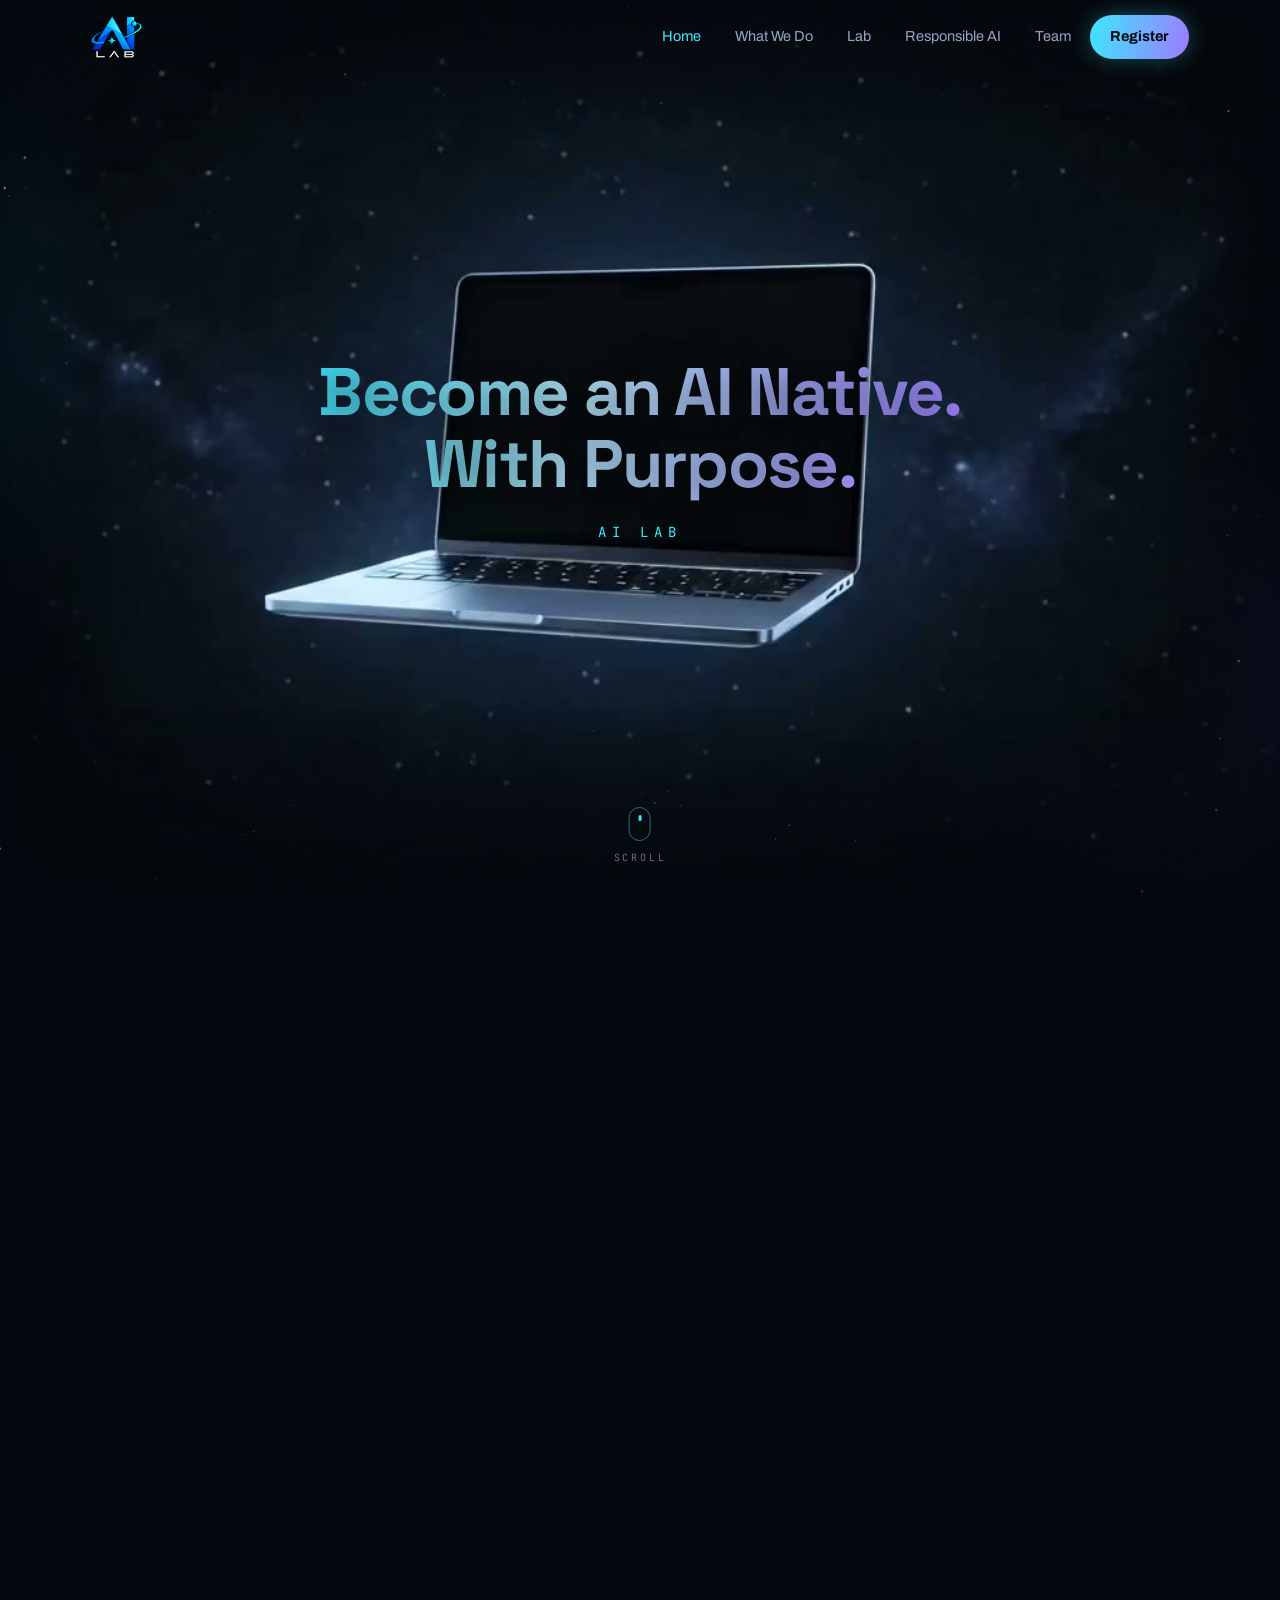
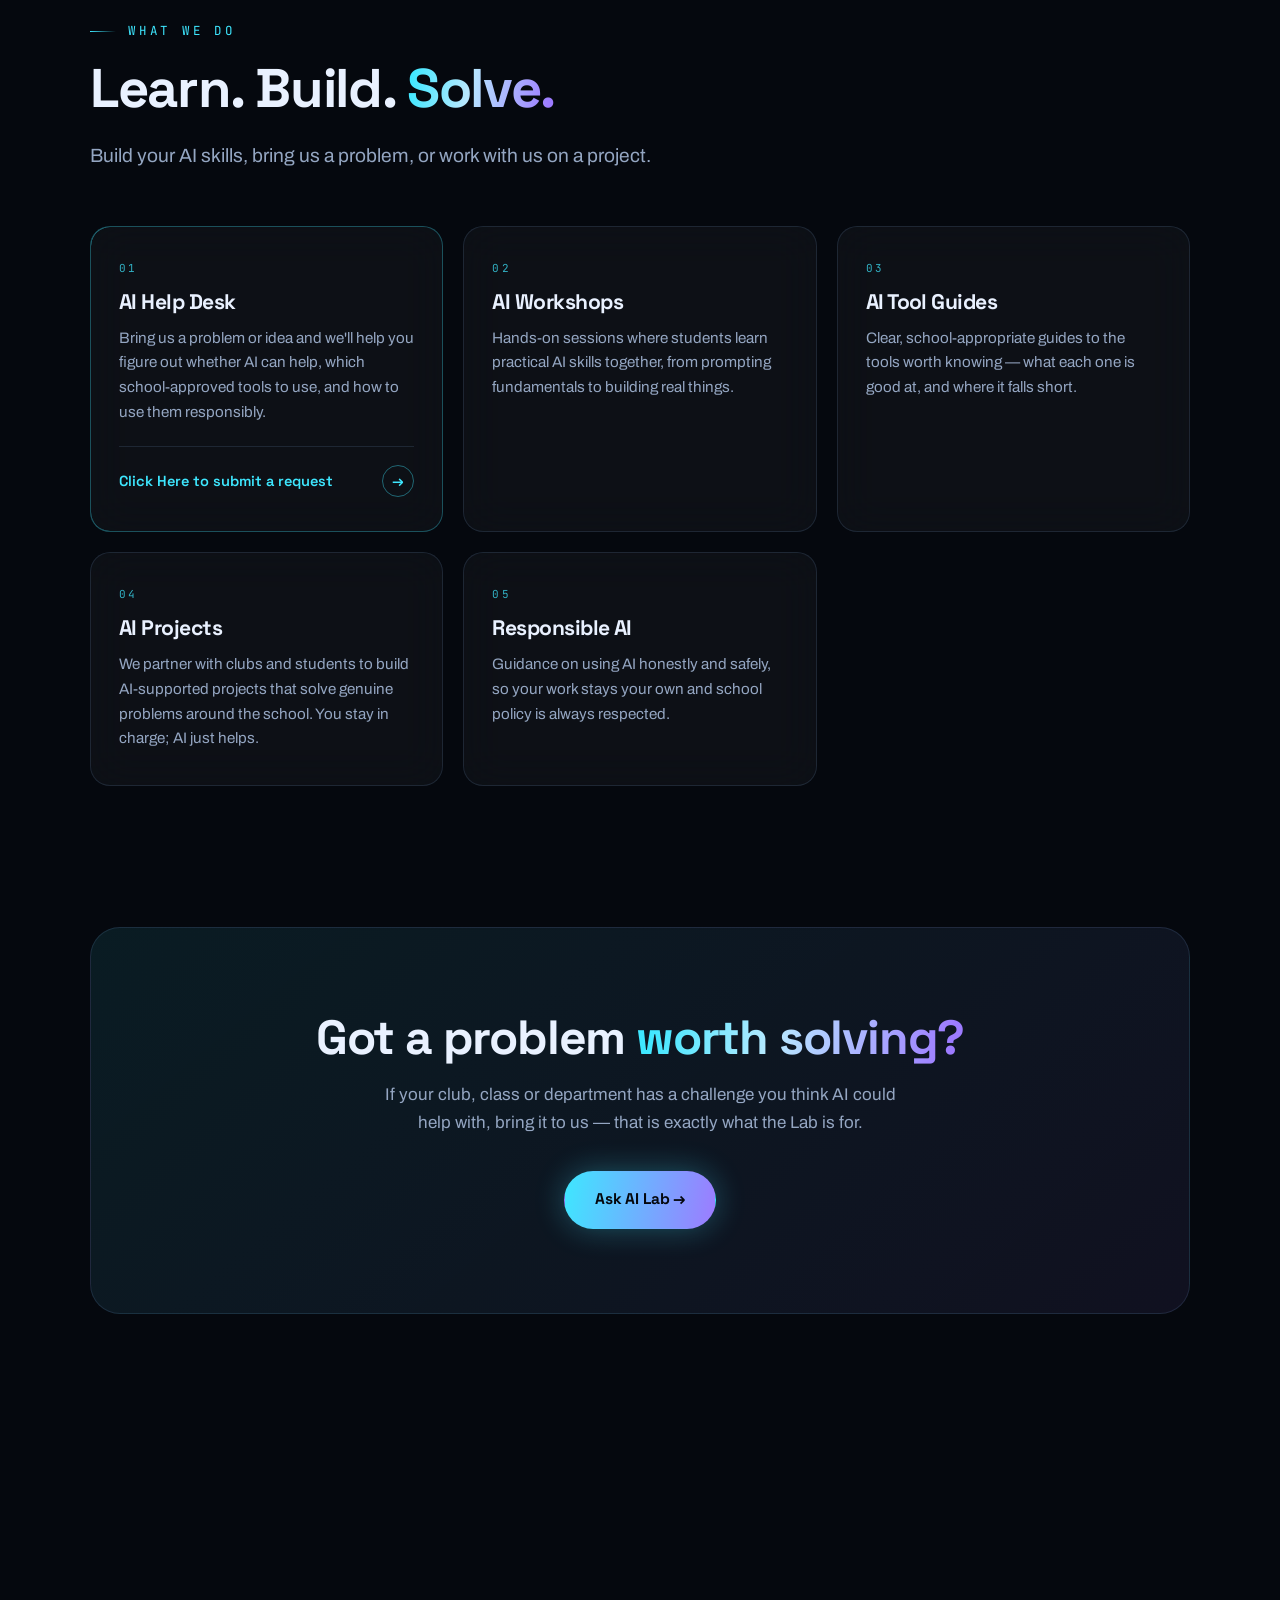
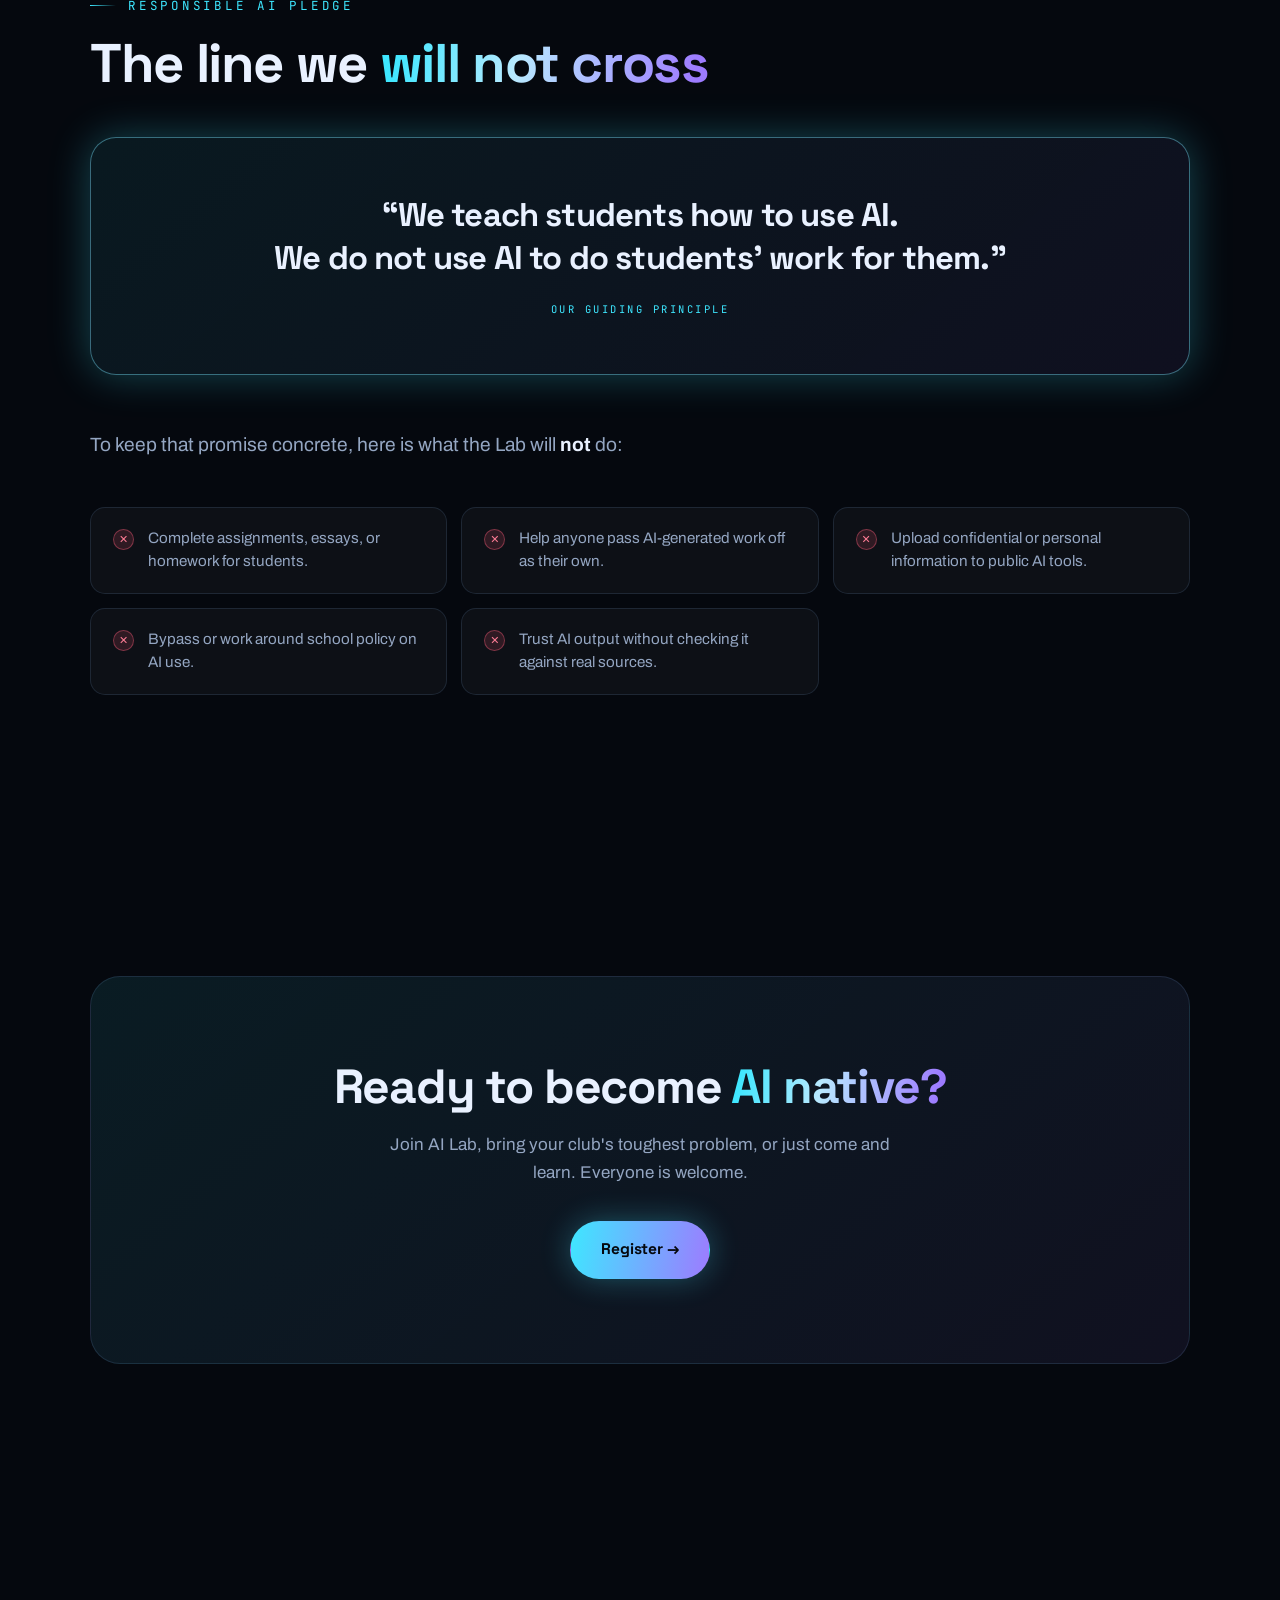
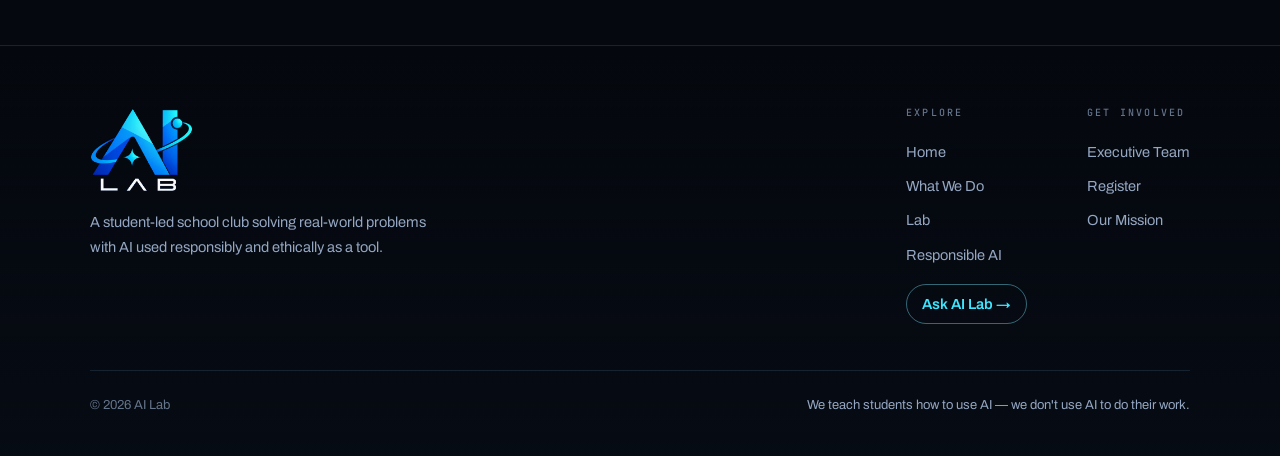
<file: index.html>
<!DOCTYPE html>
<html lang="en">
<head>
<meta charset="UTF-8">
<meta name="viewport" content="width=device-width, initial-scale=1">
<title>AI Lab — Become an AI Native. With Purpose.</title>
<meta name="description" content="AI Lab is a student-led school club solving real-world problems with AI used responsibly and ethically as a tool.">

<link rel="preconnect" href="https://fonts.googleapis.com">
<link rel="preconnect" href="https://fonts.gstatic.com" crossorigin>
<link href="https://fonts.googleapis.com/css2?family=Space+Grotesk:wght@500;600;700&family=Archivo:wght@400;500;600&family=JetBrains+Mono:wght@400;500&display=swap" rel="stylesheet">
<link rel="stylesheet" href="assets/css/site.css">
<link rel="icon" type="image/png" href="assets/img/ai-lab-logo.png">
</head>
<body>

<!-- ===================== LOADER ===================== -->
<div id="loader">
  <div class="l-brand grad-text">AI Lab</div>
  <div class="l-bar"><div class="l-fill"></div></div>
  <div class="l-pct">0%</div>
</div>

<!-- ===================== BACKGROUND LAYERS ===================== -->
<canvas id="starscape"></canvas>
<div class="orb orb-a"></div>
<div class="orb orb-b"></div>
<div id="scroll-progress"></div>

<!-- ===================== NAVBAR (identical on every page) ===================== -->
<header class="nav">
  <div class="nav-inner">
    <a class="brand" href="index.html">
      <img class="brand-logo" src="assets/img/ai-lab-logo.png" alt="AI Lab logo">
    </a>

    <button class="nav-toggle" aria-label="Toggle menu" aria-expanded="false"><span></span></button>

    <nav class="nav-links">
      <a href="index.html">Home</a>
      <a href="index.html#what-we-do">What We Do</a>
      <a href="lab.html">Lab</a>
      <a href="index.html#responsible">Responsible AI</a>
      <a href="team.html">Team</a>
      <a href="https://docs.google.com/forms/d/e/1FAIpQLSfarKDKsU8TF9NvpvPKITUfvw83k_aw-3YRcF2ZeyTbocZpRg/viewform?usp=publish-editor" target="_blank" rel="noopener" class="nav-cta">Register</a>
    </nav>
  </div>
</header>

<main class="page">

  <!-- ===================== HERO: SCROLL-DRIVEN ANIMATION =====================
       The stage below is intentionally transparent — the page background shows
       straight through it, and both canvases are feathered at their edges, so
       the animation dissolves into the page with no box, border or hard edge.
  -->
  <section class="hero-scroll" id="top">
    <!-- Scroll target for "Our Mission" links: sits where the mission types out -->
    <div id="mission" class="hero-anchor" aria-hidden="true"></div>
    <div class="hero-stage">
      <canvas id="frameCanvas"></canvas>
      <canvas id="netCanvas"></canvas>

      <!-- Opening scene: slogan in front of the floating monitor -->
      <div class="hero-slogan">
        <h1 class="grad-text">Become an AI Native. With Purpose.</h1>
        <div class="sub">AI Lab</div>
      </div>

      <!-- Revealed once the camera is inside the screen.
           Each block types out in order; the copy is in data-text. -->
      <div class="hero-typed">
        <h2 class="typed-line mission-title" data-text="OUR MISSION"></h2>
        <p class="typed-line mission-tagline" data-text="Learn AI. Solve real problems. Create impact."></p>
        <p class="typed-line mission-body" data-text="AI Lab builds practical AI skills through student-led service projects. We work with clubs, organisations, and the community to identify real needs, decide where AI can help, take action, and measure the impact."></p>
      </div>

      <div class="scroll-hint">
        <span class="mouse"></span>
        <span>Scroll</span>
      </div>
    </div>
  </section>

  <!-- ===================== WHAT WE DO ===================== -->
  <section class="section" id="what-we-do">
    <div class="wrap">
      <p class="eyebrow reveal">What We Do</p>
      <h2 class="section-title reveal" data-delay="60">Learn. Build. <span class="grad-text">Solve.</span></h2>
      <p class="lead reveal" data-delay="120">
        Build your AI skills, bring us a problem, or work with us on a project.
      </p>

      <div class="card-grid">
        <!-- The Help Desk card links to the Ask AI Lab form -->
        <a class="card card-link reveal" href="https://forms.gle/DnHSpH2Vd8dJjPWi8" target="_blank" rel="noopener">
          <div class="card-num">01</div>
          <h3>AI Help Desk</h3>
          <p>Bring us a problem or idea and we'll help you figure out whether AI can help, which school-approved tools to use, and how to use them responsibly.</p>
          <span class="card-cta">Click Here to submit a request <span class="arrow" aria-hidden="true">→</span></span>
        </a>

        <article class="card reveal" data-delay="70">
          <div class="card-num">02</div>
          <h3>AI Workshops</h3>
          <p>Hands-on sessions where students learn practical AI skills together, from prompting fundamentals to building real things.</p>
        </article>

        <article class="card reveal" data-delay="140">
          <div class="card-num">03</div>
          <h3>AI Tool Guides</h3>
          <p>Clear, school-appropriate guides to the tools worth knowing — what each one is good at, and where it falls short.</p>
        </article>

        <article class="card reveal" data-delay="210">
          <div class="card-num">04</div>
          <h3>AI Projects</h3>
          <p>We partner with clubs and students to build AI-supported projects that solve genuine problems around the school. You stay in charge; AI just helps.</p>
        </article>

        <article class="card reveal" data-delay="280">
          <div class="card-num">05</div>
          <h3>Responsible AI</h3>
          <p>Guidance on using AI honestly and safely, so your work stays your own and school policy is always respected.</p>
        </article>
      </div>
    </div>
  </section>

  <!-- ===================== ASK AI LAB ===================== -->
  <section class="section" id="ask" style="padding-top:0;">
    <div class="wrap">
      <div class="cta-band reveal">
        <h2>Got a problem <span class="grad-text">worth solving?</span></h2>
        <p>If your club, class or department has a challenge you think AI could help with, bring it to us — that is exactly what the Lab is for.</p>
        <a class="btn btn-primary" href="https://forms.gle/DnHSpH2Vd8dJjPWi8" target="_blank" rel="noopener">Ask AI Lab →</a>
      </div>
    </div>
  </section>

  <!-- ===================== RESPONSIBLE AI PLEDGE ===================== -->
  <section class="section" id="responsible">
    <div class="wrap">
      <p class="eyebrow reveal">Responsible AI Pledge</p>
      <h2 class="section-title reveal" data-delay="60">The line we <span class="grad-text">will not cross</span></h2>

      <div class="pledge-quote reveal" data-delay="120" style="margin-top:44px;">
        <p>“We teach students how to use AI.<br>We do not use AI to do students' work for them.”</p>
        <div class="attrib">Our guiding principle</div>
      </div>

      <p class="lead reveal" data-delay="60" style="margin-top:54px;">
        To keep that promise concrete, here is what the Lab will <strong style="color:var(--text)">not</strong> do:
      </p>

      <ul class="nope-list">
        <li class="reveal"><span class="x">✕</span><span>Complete assignments, essays, or homework for students.</span></li>
        <li class="reveal" data-delay="60"><span class="x">✕</span><span>Help anyone pass AI-generated work off as their own.</span></li>
        <li class="reveal" data-delay="120"><span class="x">✕</span><span>Upload confidential or personal information to public AI tools.</span></li>
        <li class="reveal" data-delay="180"><span class="x">✕</span><span>Bypass or work around school policy on AI use.</span></li>
        <li class="reveal" data-delay="240"><span class="x">✕</span><span>Trust AI output without checking it against real sources.</span></li>
      </ul>
    </div>
  </section>

  <!-- ===================== CTA ===================== -->
  <section class="section" id="join">
    <div class="wrap">
      <div class="cta-band reveal">
        <h2>Ready to become <span class="grad-text">AI native?</span></h2>
        <p>Join AI Lab, bring your club's toughest problem, or just come and learn. Everyone is welcome.</p>
        <a class="btn btn-primary" href="https://docs.google.com/forms/d/e/1FAIpQLSfarKDKsU8TF9NvpvPKITUfvw83k_aw-3YRcF2ZeyTbocZpRg/viewform?usp=publish-editor" target="_blank" rel="noopener">Register →</a>
      </div>
    </div>
  </section>

</main>

<!-- ===================== FOOTER (identical on every page) ===================== -->
<footer class="footer">
  <div class="wrap">
    <div class="footer-top">
      <div class="footer-brand">
        <div class="footer-logos">
          <img class="footer-logo" src="assets/img/ai-lab-logo.png" alt="AI Lab logo">
        </div>
        <p>A student-led school club solving real-world problems with AI used responsibly and ethically as a tool.</p>
      </div>

      <div class="footer-cols">
        <div class="footer-col">
          <h4>Explore</h4>
          <a href="index.html">Home</a>
          <a href="index.html#what-we-do">What We Do</a>
          <a href="lab.html">Lab</a>
          <a href="index.html#responsible">Responsible AI</a>
          <a class="footer-ask" href="https://forms.gle/DnHSpH2Vd8dJjPWi8" target="_blank" rel="noopener">Ask AI Lab →</a>
        </div>
        <div class="footer-col">
          <h4>Get Involved</h4>
          <a href="team.html">Executive Team</a>
          <a href="https://docs.google.com/forms/d/e/1FAIpQLSfarKDKsU8TF9NvpvPKITUfvw83k_aw-3YRcF2ZeyTbocZpRg/viewform?usp=publish-editor" target="_blank" rel="noopener">Register</a>
          <a href="index.html#mission">Our Mission</a>
        </div>
      </div>
    </div>

    <div class="footer-bottom">
      <span>© 2026 AI Lab</span>
      <span class="principle">We teach students how to use AI — we don't use AI to do their work.</span>
    </div>
  </div>
</footer>

<script src="assets/js/site.js"></script>
<script src="assets/js/hero.js"></script>
</body>
</html>
</file>
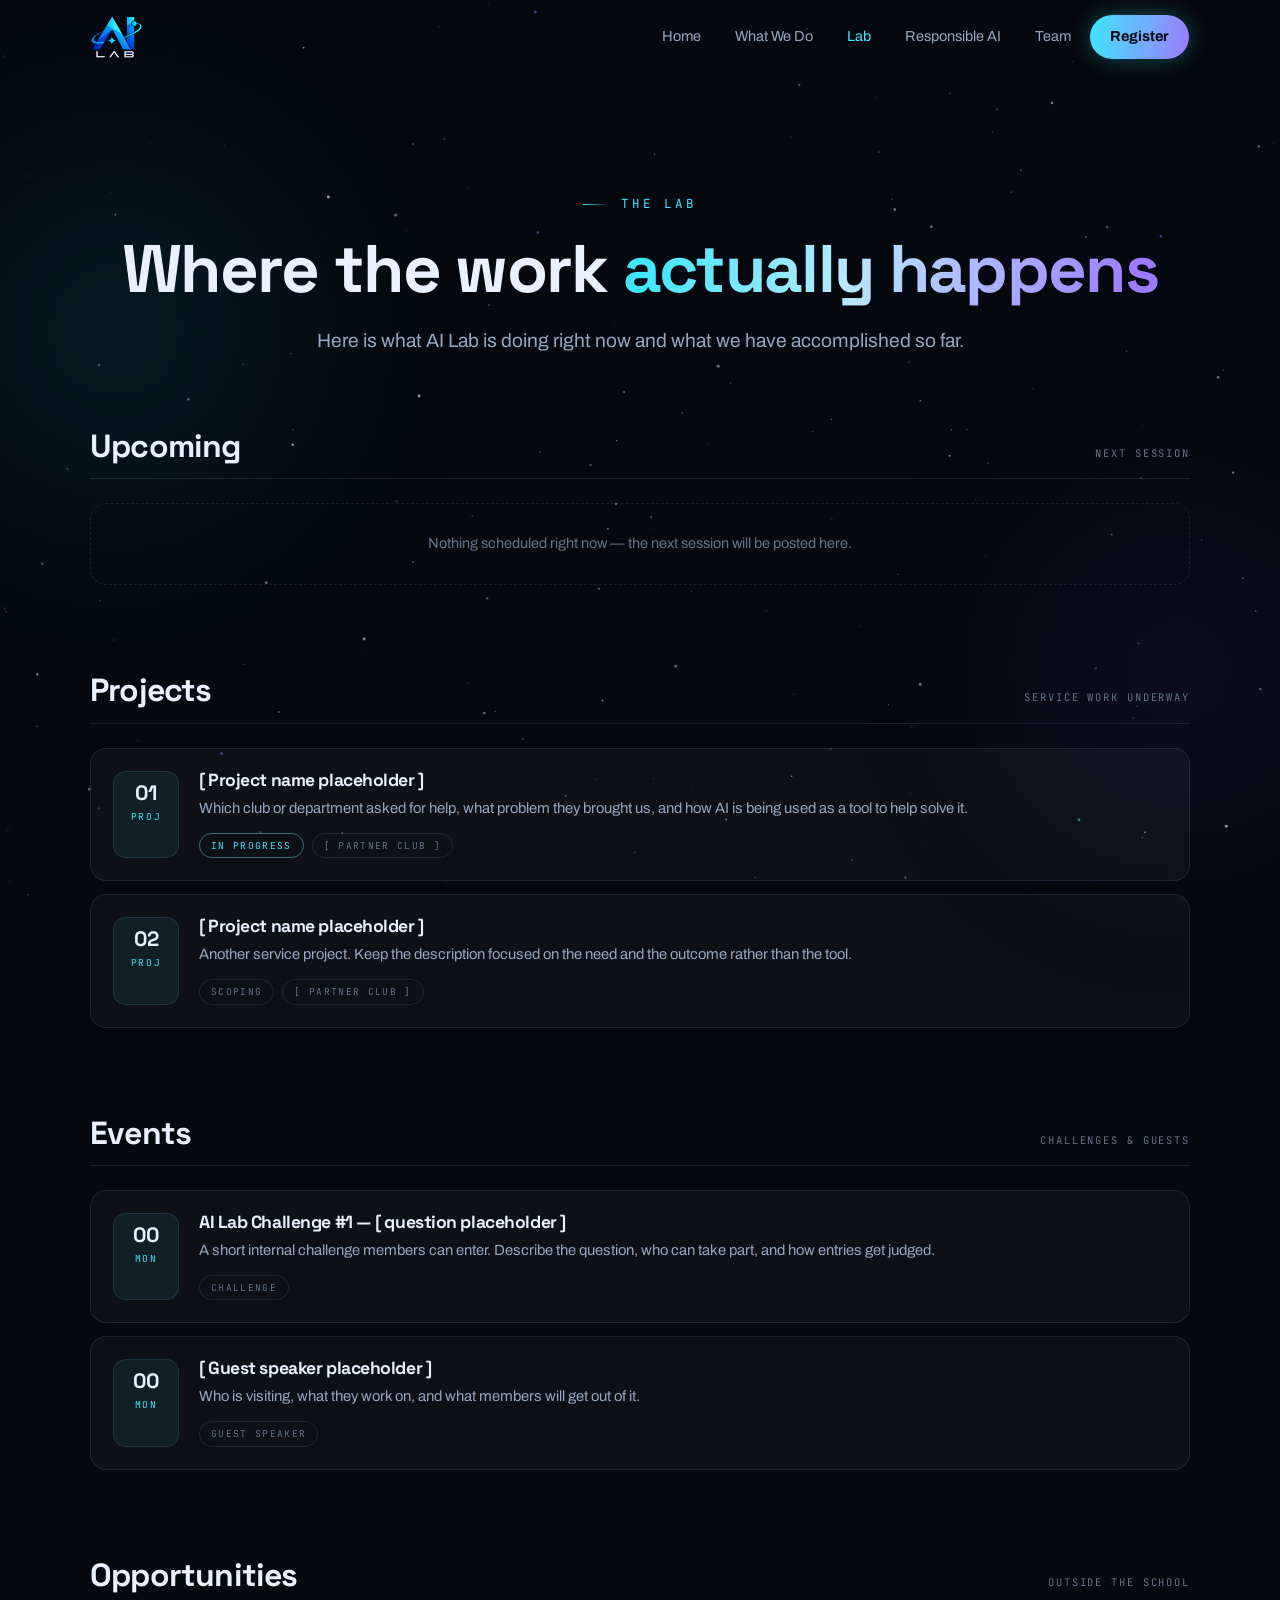
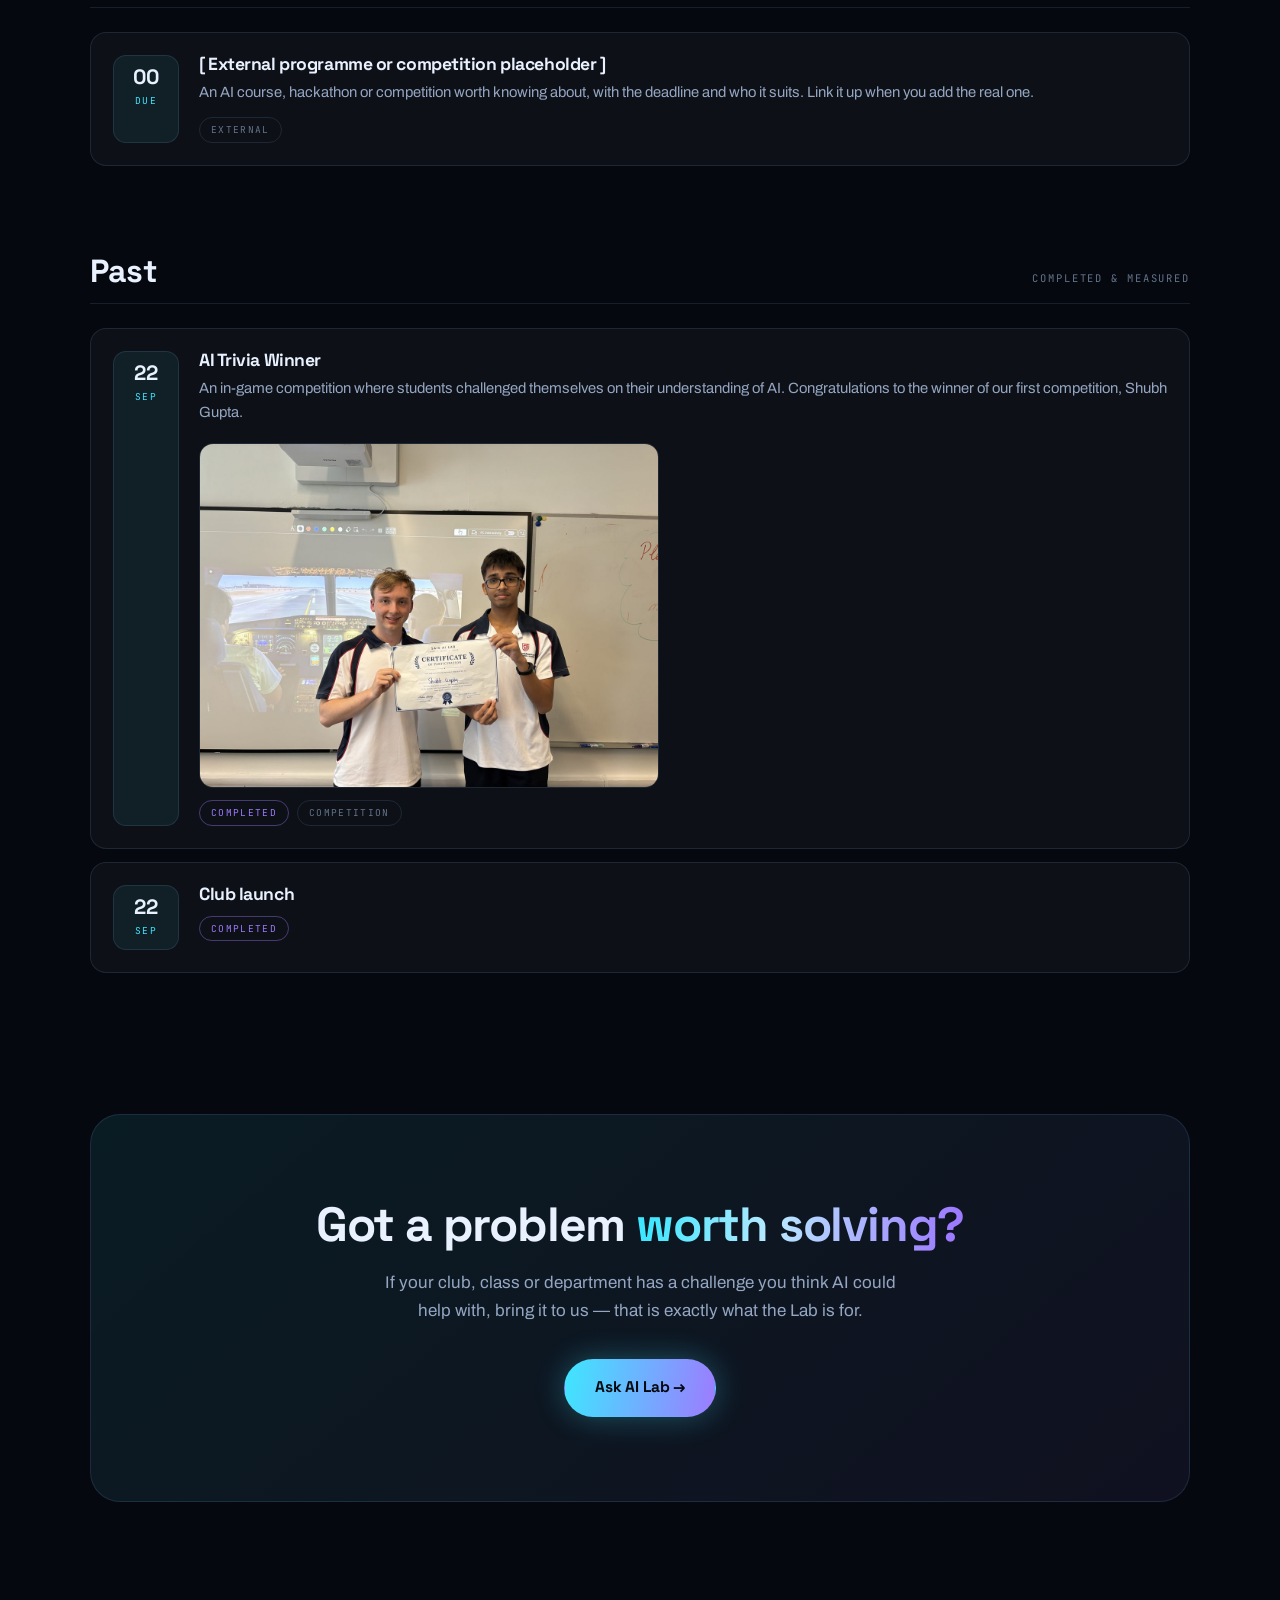
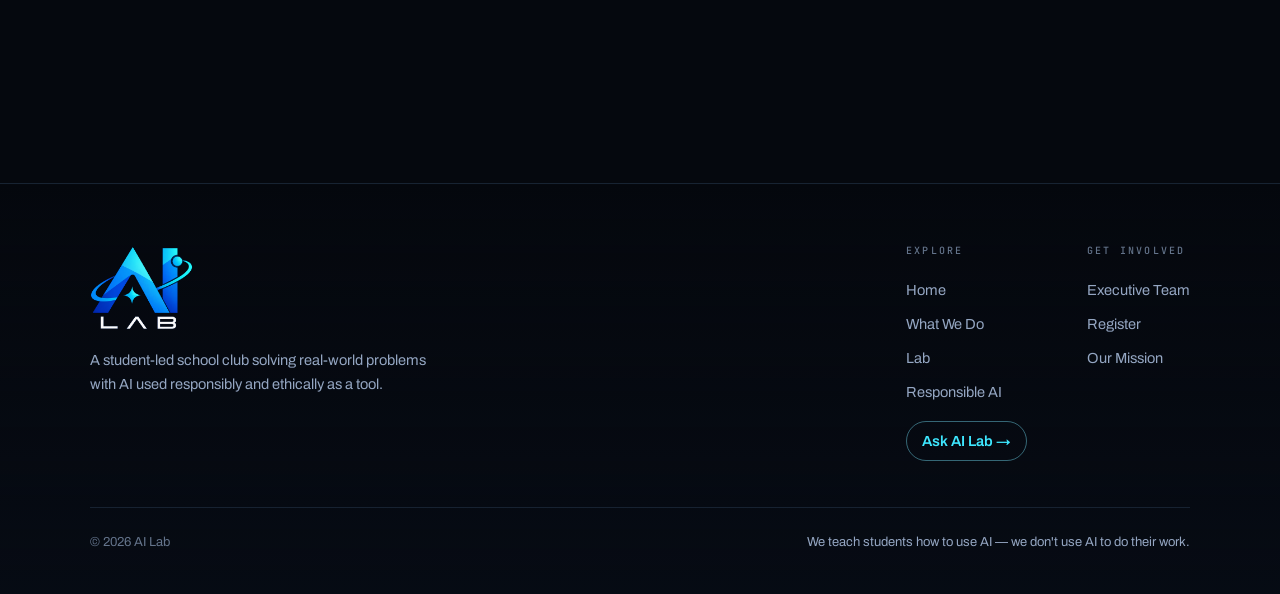
<file: lab.html>
<!DOCTYPE html>
<html lang="en">
<head>
<meta charset="UTF-8">
<meta name="viewport" content="width=device-width, initial-scale=1">
<title>Lab — AI Lab</title>
<meta name="description" content="What AI Lab is working on right now — upcoming sessions, service projects, events, opportunities and completed work.">

<link rel="preconnect" href="https://fonts.googleapis.com">
<link rel="preconnect" href="https://fonts.gstatic.com" crossorigin>
<link href="https://fonts.googleapis.com/css2?family=Space+Grotesk:wght@500;600;700&family=Archivo:wght@400;500;600&family=JetBrains+Mono:wght@400;500&display=swap" rel="stylesheet">
<link rel="stylesheet" href="assets/css/site.css">
<link rel="icon" type="image/png" href="assets/img/ai-lab-logo.png">
</head>
<body>

<!-- ===================== BACKGROUND LAYERS ===================== -->
<canvas id="starscape"></canvas>
<div class="orb orb-a"></div>
<div class="orb orb-b"></div>
<div id="scroll-progress"></div>

<!-- ===================== NAVBAR (identical on every page) ===================== -->
<header class="nav">
  <div class="nav-inner">
    <a class="brand" href="index.html">
      <img class="brand-logo" src="assets/img/ai-lab-logo.png" alt="AI Lab logo">
    </a>

    <button class="nav-toggle" aria-label="Toggle menu" aria-expanded="false"><span></span></button>

    <nav class="nav-links">
      <a href="index.html">Home</a>
      <a href="index.html#what-we-do">What We Do</a>
      <a href="lab.html">Lab</a>
      <a href="index.html#responsible">Responsible AI</a>
      <a href="team.html">Team</a>
      <a href="https://docs.google.com/forms/d/e/1FAIpQLSfarKDKsU8TF9NvpvPKITUfvw83k_aw-3YRcF2ZeyTbocZpRg/viewform?usp=publish-editor" target="_blank" rel="noopener" class="nav-cta">Register</a>
    </nav>
  </div>
</header>

<main class="page">

  <section class="page-head">
    <div class="wrap">
      <p class="eyebrow reveal">The Lab</p>
      <h1 class="reveal" data-delay="60">Where the work <span class="grad-text">actually happens</span></h1>
      <p class="lead reveal" data-delay="120">
        Here is what AI Lab is doing right now and what we have accomplished so far.
      </p>
    </div>
  </section>

  <section class="section" style="padding-top:16px;">
    <div class="wrap">

      <!-- ============================================================
           HOW TO UPDATE THIS PAGE

           Everything below is PLACEHOLDER content — replace it as real
           things get scheduled. Each block follows the same pattern:

             * To add an entry, copy one <article class="entry"> ... </article>
               block and edit the date, title and description.
             * To empty a section out, delete its entries and leave the
               <div class="lab-empty"> message in their place.
             * Status pills: <span class="tag live">  = happening now
                             <span class="tag done">  = finished
                             <span class="tag">       = neutral label
           ============================================================ -->

      <!-- ---------------- UPCOMING ---------------- -->
      <div class="lab-block reveal">
        <div class="lab-head">
          <h2>Upcoming</h2>
          <span class="hint">Next session</span>
        </div>

        <div class="lab-empty">
          Nothing scheduled right now — the next session will be posted here.
        </div>
      </div>

      <!-- ---------------- PROJECTS ---------------- -->
      <div class="lab-block reveal">
        <div class="lab-head">
          <h2>Projects</h2>
          <span class="hint">Service work underway</span>
        </div>

        <!-- ENTRY PLACEHOLDER - copy this block for each active project -->
        <article class="entry">
          <div class="date-chip"><div class="d">01</div><div class="m">Proj</div></div>
          <div class="entry-body">
            <h3>[ Project name placeholder ]</h3>
            <p>
              Which club or department asked for help, what problem they brought us, and how AI
              is being used as a tool to help solve it.
            </p>
            <div class="entry-meta">
              <span class="tag live">In progress</span>
              <span class="tag">[ Partner club ]</span>
            </div>
          </div>
        </article>

        <article class="entry">
          <div class="date-chip"><div class="d">02</div><div class="m">Proj</div></div>
          <div class="entry-body">
            <h3>[ Project name placeholder ]</h3>
            <p>
              Another service project. Keep the description focused on the need and the outcome
              rather than the tool.
            </p>
            <div class="entry-meta">
              <span class="tag">Scoping</span>
              <span class="tag">[ Partner club ]</span>
            </div>
          </div>
        </article>
      </div>

      <!-- ---------------- EVENTS ---------------- -->
      <div class="lab-block reveal">
        <div class="lab-head">
          <h2>Events</h2>
          <span class="hint">Challenges &amp; guests</span>
        </div>

        <!-- ENTRY PLACEHOLDER - competitions, AI challenges, guest speakers -->
        <article class="entry">
          <div class="date-chip"><div class="d">00</div><div class="m">Mon</div></div>
          <div class="entry-body">
            <h3>AI Lab Challenge #1 — [ question placeholder ]</h3>
            <p>
              A short internal challenge members can enter. Describe the question, who can take
              part, and how entries get judged.
            </p>
            <div class="entry-meta"><span class="tag">Challenge</span></div>
          </div>
        </article>

        <article class="entry">
          <div class="date-chip"><div class="d">00</div><div class="m">Mon</div></div>
          <div class="entry-body">
            <h3>[ Guest speaker placeholder ]</h3>
            <p>Who is visiting, what they work on, and what members will get out of it.</p>
            <div class="entry-meta"><span class="tag">Guest speaker</span></div>
          </div>
        </article>
      </div>

      <!-- ---------------- OPPORTUNITIES ---------------- -->
      <div class="lab-block reveal">
        <div class="lab-head">
          <h2>Opportunities</h2>
          <span class="hint">Outside the school</span>
        </div>

        <!-- ENTRY PLACEHOLDER - external competitions, courses, programmes -->
        <article class="entry">
          <div class="date-chip"><div class="d">00</div><div class="m">Due</div></div>
          <div class="entry-body">
            <h3>[ External programme or competition placeholder ]</h3>
            <p>
              An AI course, hackathon or competition worth knowing about, with the deadline and
              who it suits. Link it up when you add the real one.
            </p>
            <div class="entry-meta"><span class="tag">External</span></div>
          </div>
        </article>
      </div>

      <!-- ---------------- PAST ---------------- -->
      <div class="lab-block reveal">
        <div class="lab-head">
          <h2>Past</h2>
          <span class="hint">Completed &amp; measured</span>
        </div>

        <article class="entry">
          <div class="date-chip"><div class="d">22</div><div class="m">Sep</div></div>
          <div class="entry-body">
            <h3>AI Trivia Winner</h3>
            <p>
              An in-game competition where students challenged themselves on their understanding
              of AI. Congratulations to the winner of our first competition, Shubh Gupta.
            </p>
            <img class="entry-photo" src="assets/img/lab/ai-trivia-winner.jpg"
                 alt="Shubh Gupta holding his AI Trivia certificate" loading="lazy">
            <div class="entry-meta">
              <span class="tag done">Completed</span>
              <span class="tag">Competition</span>
            </div>
          </div>
        </article>

        <article class="entry">
          <div class="date-chip"><div class="d">22</div><div class="m">Sep</div></div>
          <div class="entry-body">
            <h3>Club launch</h3>
            <div class="entry-meta"><span class="tag done">Completed</span></div>
          </div>
        </article>
      </div>

    </div>
  </section>

  <!-- ===================== CTA ===================== -->
  <section class="section" style="padding-top:0;">
    <div class="wrap">
      <div class="cta-band reveal">
        <h2>Got a problem <span class="grad-text">worth solving?</span></h2>
        <p>If your club, class or department has a challenge you think AI could help with, bring it to us — that is exactly what the Lab is for.</p>
        <a class="btn btn-primary" href="https://forms.gle/DnHSpH2Vd8dJjPWi8" target="_blank" rel="noopener">Ask AI Lab →</a>
      </div>
    </div>
  </section>

</main>

<!-- ===================== FOOTER (identical on every page) ===================== -->
<footer class="footer">
  <div class="wrap">
    <div class="footer-top">
      <div class="footer-brand">
        <div class="footer-logos">
          <img class="footer-logo" src="assets/img/ai-lab-logo.png" alt="AI Lab logo">
        </div>
        <p>A student-led school club solving real-world problems with AI used responsibly and ethically as a tool.</p>
      </div>

      <div class="footer-cols">
        <div class="footer-col">
          <h4>Explore</h4>
          <a href="index.html">Home</a>
          <a href="index.html#what-we-do">What We Do</a>
          <a href="lab.html">Lab</a>
          <a href="index.html#responsible">Responsible AI</a>
          <a class="footer-ask" href="https://forms.gle/DnHSpH2Vd8dJjPWi8" target="_blank" rel="noopener">Ask AI Lab →</a>
        </div>
        <div class="footer-col">
          <h4>Get Involved</h4>
          <a href="team.html">Executive Team</a>
          <a href="https://docs.google.com/forms/d/e/1FAIpQLSfarKDKsU8TF9NvpvPKITUfvw83k_aw-3YRcF2ZeyTbocZpRg/viewform?usp=publish-editor" target="_blank" rel="noopener">Register</a>
          <a href="index.html#mission">Our Mission</a>
        </div>
      </div>
    </div>

    <div class="footer-bottom">
      <span>© 2026 AI Lab</span>
      <span class="principle">We teach students how to use AI — we don't use AI to do their work.</span>
    </div>
  </div>
</footer>

<script src="assets/js/site.js"></script>
</body>
</html>
</file>
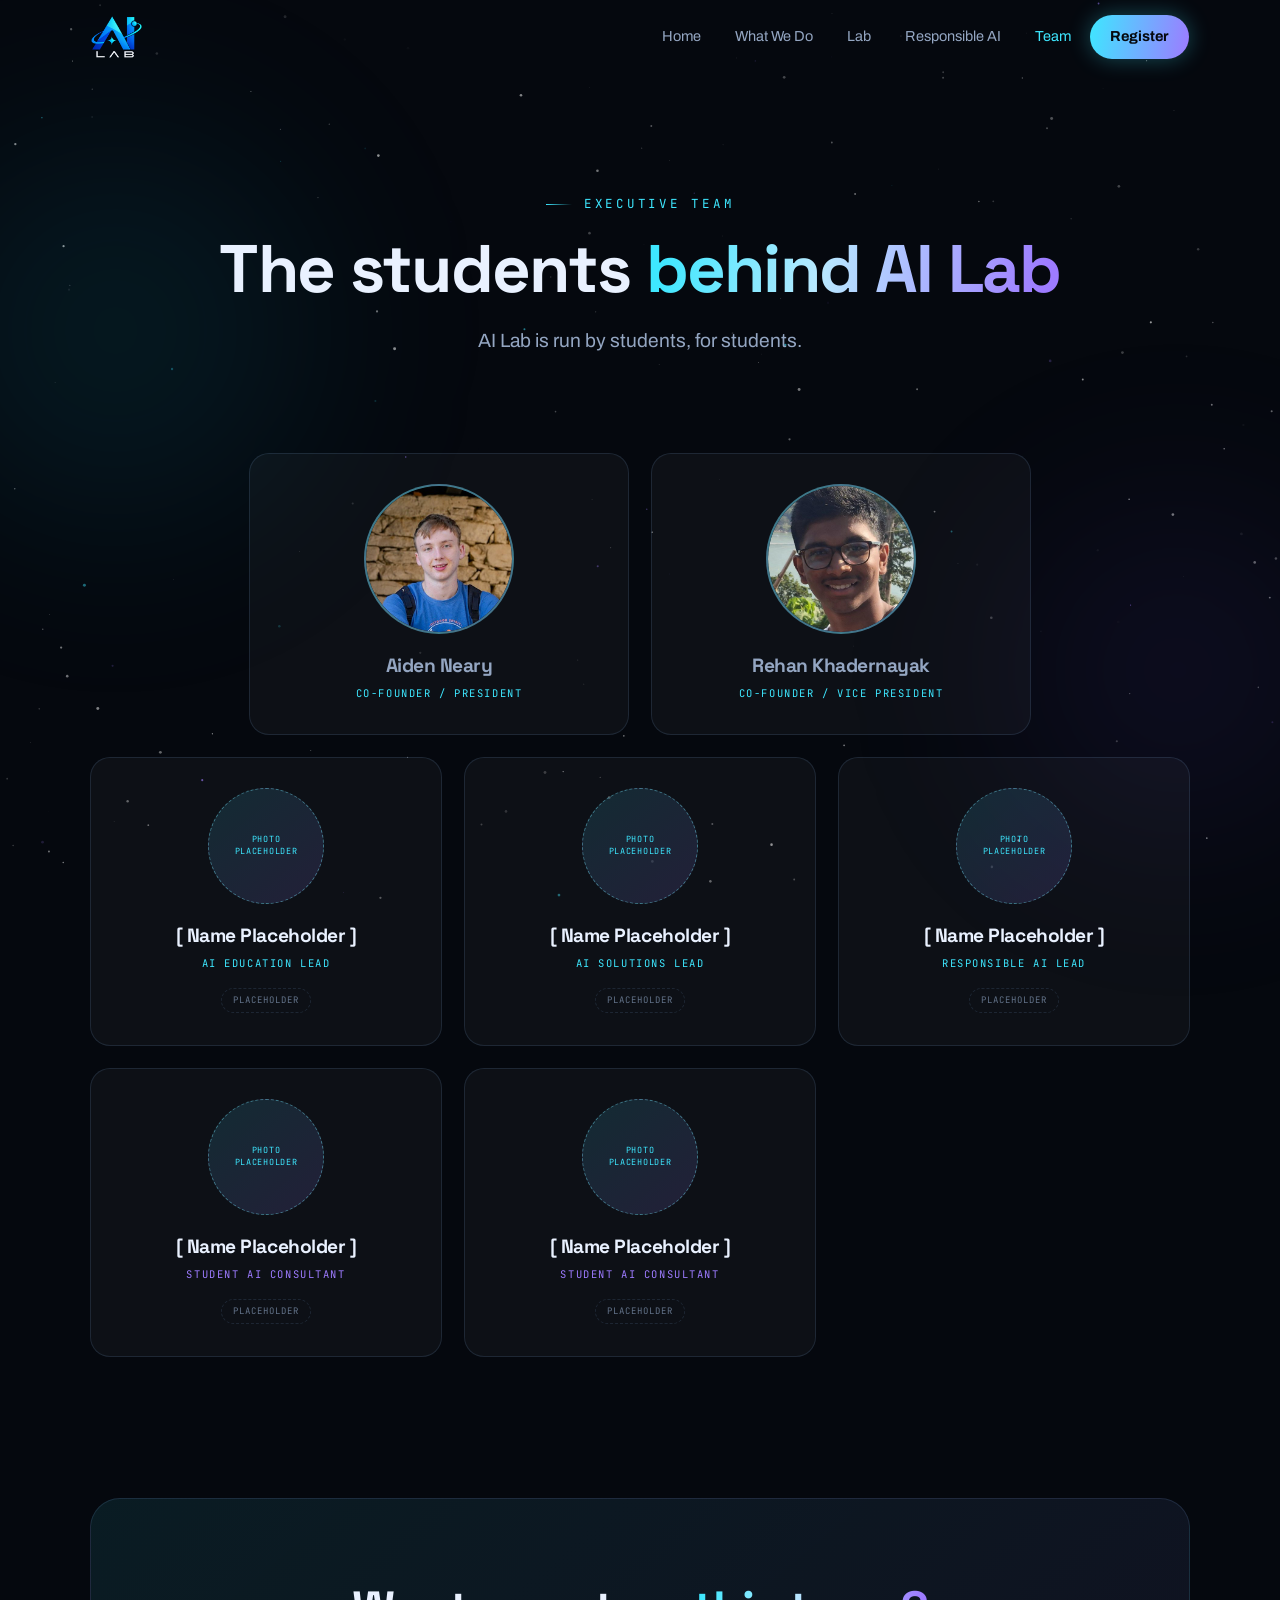
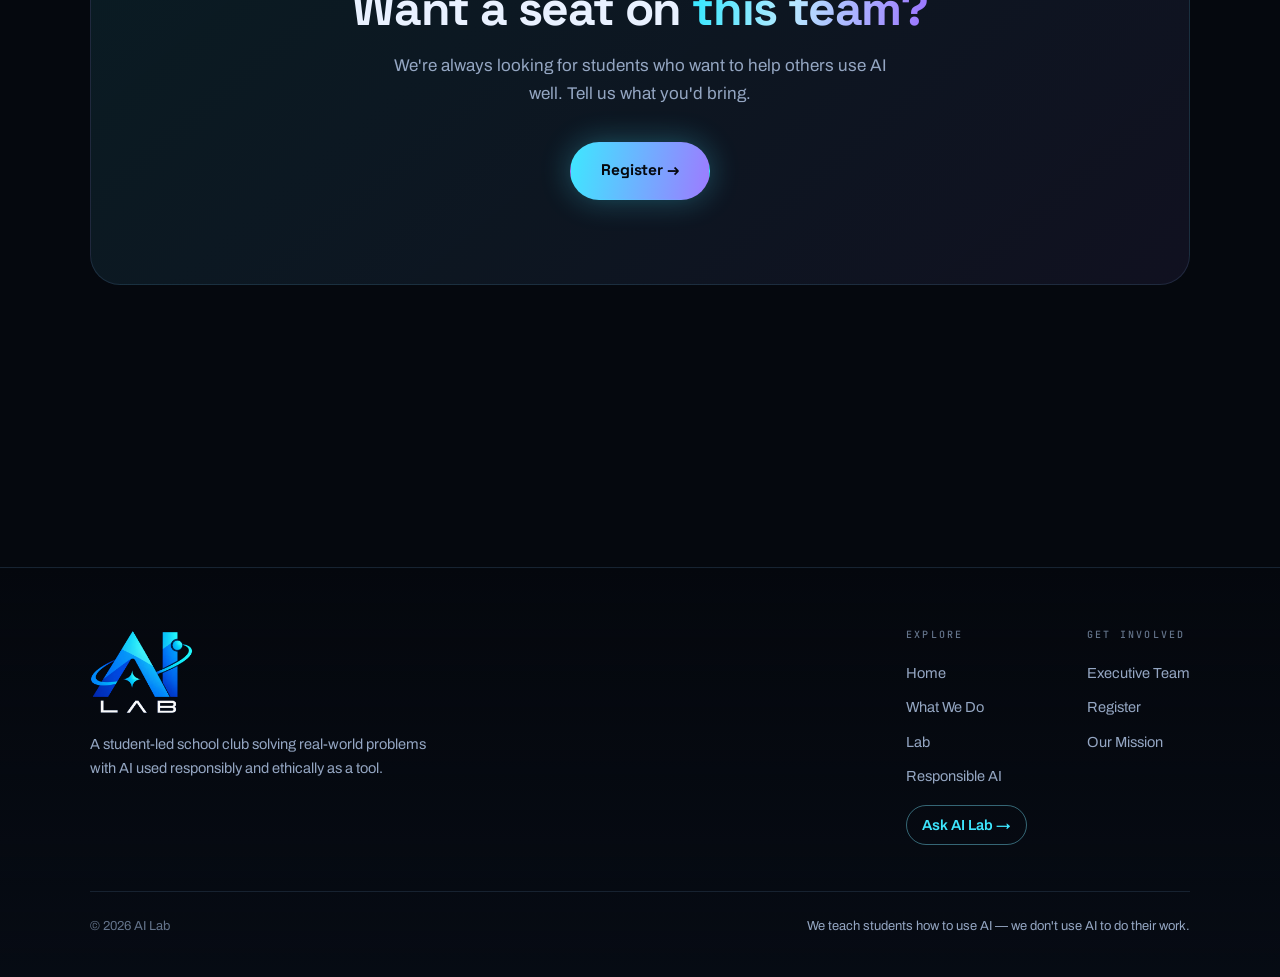
<file: team.html>
<!DOCTYPE html>
<html lang="en">
<head>
<meta charset="UTF-8">
<meta name="viewport" content="width=device-width, initial-scale=1">
<title>Executive Team — AI Lab</title>
<meta name="description" content="Meet the student leadership team behind AI Lab.">

<link rel="preconnect" href="https://fonts.googleapis.com">
<link rel="preconnect" href="https://fonts.gstatic.com" crossorigin>
<link href="https://fonts.googleapis.com/css2?family=Space+Grotesk:wght@500;600;700&family=Archivo:wght@400;500;600&family=JetBrains+Mono:wght@400;500&display=swap" rel="stylesheet">
<link rel="stylesheet" href="assets/css/site.css">
<link rel="icon" type="image/png" href="assets/img/ai-lab-logo.png">
</head>
<body>

<!-- ===================== BACKGROUND LAYERS ===================== -->
<canvas id="starscape"></canvas>
<div class="orb orb-a"></div>
<div class="orb orb-b"></div>
<div id="scroll-progress"></div>

<!-- ===================== NAVBAR (identical on every page) ===================== -->
<header class="nav">
  <div class="nav-inner">
    <a class="brand" href="index.html">
      <img class="brand-logo" src="assets/img/ai-lab-logo.png" alt="AI Lab logo">
    </a>

    <button class="nav-toggle" aria-label="Toggle menu" aria-expanded="false"><span></span></button>

    <nav class="nav-links">
      <a href="index.html">Home</a>
      <a href="index.html#what-we-do">What We Do</a>
      <a href="lab.html">Lab</a>
      <a href="index.html#responsible">Responsible AI</a>
      <a href="team.html">Team</a>
      <a href="https://docs.google.com/forms/d/e/1FAIpQLSfarKDKsU8TF9NvpvPKITUfvw83k_aw-3YRcF2ZeyTbocZpRg/viewform?usp=publish-editor" target="_blank" rel="noopener" class="nav-cta">Register</a>
    </nav>
  </div>
</header>

<main class="page">

  <section class="page-head">
    <div class="wrap">
      <p class="eyebrow reveal">Executive Team</p>
      <h1 class="reveal" data-delay="60">The students <span class="grad-text">behind AI Lab</span></h1>
      <p class="lead reveal" data-delay="120">
        AI Lab is run by students, for students.
      </p>
    </div>
  </section>

  <section class="section" style="padding-top:20px;">
    <div class="wrap">

      <!-- ============================================================
           TEAM MEMBER CARDS
           Every name and photo below is a PLACEHOLDER.
           To swap in a real person:
             1. Replace the <div class="avatar-slot"> contents with
                <img src="assets/img/team/their-photo.jpg" alt="Their Name">
             2. Replace the placeholder name in <h3>
             3. Delete the "PLACEHOLDER" tag at the bottom of the card
           ============================================================ -->
      <!-- Co-founders: their own centred row above the rest of the team -->
      <div class="team-grid leaders">

        <article class="member lead reveal">
          <div class="avatar-slot photo"><img src="assets/img/team/president.jpg" alt="Aiden Neary"></div>
          <h3>Aiden Neary</h3>
          <div class="role">Co-founder / President</div>
        </article>

        <article class="member lead reveal" data-delay="70">
          <div class="avatar-slot photo"><img src="assets/img/team/vice-president.jpg" alt="Rehan Khadernayak"></div>
          <h3>Rehan Khadernayak</h3>
          <div class="role">Co-founder / Vice President</div>
        </article>

      </div>

      <div class="team-grid">

        <article class="member reveal" data-delay="70">
          <!-- TEAM PHOTO PLACEHOLDER - replace this <div> with <img src="assets/img/team/education-lead.jpg" alt="AI Education Lead"> -->
          <div class="avatar-slot" title="Team photo placeholder">PHOTO<br>PLACEHOLDER</div>
          <!-- PLACEHOLDER NAME - replace with the real name -->
          <h3>[ Name Placeholder ]</h3>
          <div class="role">AI Education Lead</div>
          <span class="ph-tag">Placeholder</span>
        </article>

        <article class="member reveal" data-delay="140">
          <!-- TEAM PHOTO PLACEHOLDER - replace this <div> with <img src="assets/img/team/solutions-lead.jpg" alt="AI Solutions Lead"> -->
          <div class="avatar-slot" title="Team photo placeholder">PHOTO<br>PLACEHOLDER</div>
          <!-- PLACEHOLDER NAME - replace with the real name -->
          <h3>[ Name Placeholder ]</h3>
          <div class="role">AI Solutions Lead</div>
          <span class="ph-tag">Placeholder</span>
        </article>

        <article class="member reveal" data-delay="210">
          <!-- TEAM PHOTO PLACEHOLDER - replace this <div> with <img src="assets/img/team/responsible-lead.jpg" alt="Responsible AI Lead"> -->
          <div class="avatar-slot" title="Team photo placeholder">PHOTO<br>PLACEHOLDER</div>
          <!-- PLACEHOLDER NAME - replace with the real name -->
          <h3>[ Name Placeholder ]</h3>
          <div class="role">Responsible AI Lead</div>
          <span class="ph-tag">Placeholder</span>
        </article>

        <article class="member reveal" data-delay="280">
          <!-- TEAM PHOTO PLACEHOLDER - replace this <div> with <img src="assets/img/team/consultant-1.jpg" alt="Student AI Consultant"> -->
          <div class="avatar-slot" title="Team photo placeholder">PHOTO<br>PLACEHOLDER</div>
          <!-- PLACEHOLDER NAME - replace with the real name -->
          <h3>[ Name Placeholder ]</h3>
          <div class="role alt">Student AI Consultant</div>
          <span class="ph-tag">Placeholder</span>
        </article>

        <article class="member reveal" data-delay="350">
          <!-- TEAM PHOTO PLACEHOLDER - replace this <div> with <img src="assets/img/team/consultant-2.jpg" alt="Student AI Consultant"> -->
          <div class="avatar-slot" title="Team photo placeholder">PHOTO<br>PLACEHOLDER</div>
          <!-- PLACEHOLDER NAME - replace with the real name -->
          <h3>[ Name Placeholder ]</h3>
          <div class="role alt">Student AI Consultant</div>
          <span class="ph-tag">Placeholder</span>
        </article>

      </div>
    </div>
  </section>

  <!-- ===================== CTA ===================== -->
  <section class="section" style="padding-top:0;">
    <div class="wrap">
      <div class="cta-band reveal">
        <h2>Want a seat on <span class="grad-text">this team?</span></h2>
        <p>We're always looking for students who want to help others use AI well. Tell us what you'd bring.</p>
        <a class="btn btn-primary" href="https://docs.google.com/forms/d/e/1FAIpQLSfarKDKsU8TF9NvpvPKITUfvw83k_aw-3YRcF2ZeyTbocZpRg/viewform?usp=publish-editor" target="_blank" rel="noopener">Register →</a>
      </div>
    </div>
  </section>

</main>

<!-- ===================== FOOTER (identical on every page) ===================== -->
<footer class="footer">
  <div class="wrap">
    <div class="footer-top">
      <div class="footer-brand">
        <div class="footer-logos">
          <img class="footer-logo" src="assets/img/ai-lab-logo.png" alt="AI Lab logo">
        </div>
        <p>A student-led school club solving real-world problems with AI used responsibly and ethically as a tool.</p>
      </div>

      <div class="footer-cols">
        <div class="footer-col">
          <h4>Explore</h4>
          <a href="index.html">Home</a>
          <a href="index.html#what-we-do">What We Do</a>
          <a href="lab.html">Lab</a>
          <a href="index.html#responsible">Responsible AI</a>
          <a class="footer-ask" href="https://forms.gle/DnHSpH2Vd8dJjPWi8" target="_blank" rel="noopener">Ask AI Lab →</a>
        </div>
        <div class="footer-col">
          <h4>Get Involved</h4>
          <a href="team.html">Executive Team</a>
          <a href="https://docs.google.com/forms/d/e/1FAIpQLSfarKDKsU8TF9NvpvPKITUfvw83k_aw-3YRcF2ZeyTbocZpRg/viewform?usp=publish-editor" target="_blank" rel="noopener">Register</a>
          <a href="index.html#mission">Our Mission</a>
        </div>
      </div>
    </div>

    <div class="footer-bottom">
      <span>© 2026 AI Lab</span>
      <span class="principle">We teach students how to use AI — we don't use AI to do their work.</span>
    </div>
  </div>
</footer>

<script src="assets/js/site.js"></script>
</body>
</html>
</file>
<file: assets/css/site.css>
/* ============================================================
   AI Lab — shared design system
   One stylesheet powers every page: index.html, register.html, team.html
   ============================================================ */

/* ---------- Design tokens ---------- */
:root {
  /* Core surface — matches the darkest pixels of the hero video (rgb 3,5,9)
     so the animation melts into the page with no visible edge. */
  --bg:            #05080e;
  --bg-soft:       #070c15;
  --bg-panel:      rgba(255, 255, 255, 0.035);
  --bg-panel-hi:   rgba(255, 255, 255, 0.06);

  --cyan:          #3ee7ff;
  --cyan-deep:     #12b8d8;
  --violet:        #9d7bff;
  --violet-deep:   #6d4bd8;

  --text:          #e9f1ff;
  --text-muted:    #94a6c2;
  --text-dim:      #64748b;

  --border:        rgba(140, 190, 255, 0.13);
  --border-hi:     rgba(120, 230, 255, 0.42);

  --glow-cyan:     0 0 40px rgba(62, 231, 255, 0.28);
  --glow-violet:   0 0 40px rgba(157, 123, 255, 0.26);

  --font-display: 'Space Grotesk', 'Avenir Next', 'Segoe UI', system-ui, sans-serif;
  --font-body:    'Archivo', 'Helvetica Neue', system-ui, -apple-system, sans-serif;
  --font-mono:    'JetBrains Mono', ui-monospace, 'SF Mono', Menlo, monospace;

  --nav-h: 74px;
  --maxw: 1180px;
  --radius: 20px;

  /* Shared section rhythm — keeps spacing consistent across all pages */
  --section-y: clamp(80px, 11vw, 150px);
}

/* ---------- Reset ---------- */
*, *::before, *::after { box-sizing: border-box; }

html {
  /* NOTE: no `scroll-behavior: smooth` — it fights frame-accurate scroll mapping
     in the hero animation. Anchor scrolling is handled in JS instead. */
  -webkit-text-size-adjust: 100%;
}

body {
  margin: 0;
  background: var(--bg);
  color: var(--text);
  font-family: var(--font-body);
  font-size: 17px;
  line-height: 1.65;
  -webkit-font-smoothing: antialiased;
  -moz-osx-font-smoothing: grayscale;
  overflow-x: hidden;
}

img { max-width: 100%; display: block; }
a { color: inherit; text-decoration: none; }
button, input, textarea, select { font: inherit; color: inherit; }

h1, h2, h3, h4 {
  font-family: var(--font-display);
  font-weight: 700;
  line-height: 1.08;
  letter-spacing: -0.025em;
  margin: 0;
}

::selection { background: var(--cyan); color: #041018; }

/* Scrollbar */
::-webkit-scrollbar { width: 11px; }
::-webkit-scrollbar-track { background: #04060b; }
::-webkit-scrollbar-thumb {
  background: linear-gradient(180deg, var(--cyan-deep), var(--violet-deep));
  border-radius: 99px;
  border: 3px solid #04060b;
}
::-webkit-scrollbar-thumb:hover { background: linear-gradient(180deg, var(--cyan), var(--violet)); }

/* ---------- Layout helpers ---------- */
.wrap {
  width: 100%;
  max-width: var(--maxw);
  margin: 0 auto;
  padding: 0 clamp(20px, 5vw, 40px);
}

.section { padding: var(--section-y) 0; position: relative; }

.eyebrow {
  font-family: var(--font-mono);
  font-size: 12.5px;
  letter-spacing: 0.22em;
  text-transform: uppercase;
  color: var(--cyan);
  margin: 0 0 18px;
  display: flex;
  align-items: center;
  gap: 12px;
}
.eyebrow::before {
  content: '';
  width: 26px; height: 1px;
  background: linear-gradient(90deg, var(--cyan), transparent);
}

.section-title {
  font-size: clamp(2rem, 4.6vw, 3.4rem);
  max-width: 20ch;
  margin-bottom: 22px;
}

.lead {
  font-size: clamp(1.02rem, 1.5vw, 1.22rem);
  color: var(--text-muted);
  max-width: 62ch;
  margin: 0;
}

.grad-text {
  background: linear-gradient(100deg, var(--cyan) 5%, #b8e9ff 42%, var(--violet) 95%);
  -webkit-background-clip: text;
  background-clip: text;
  color: transparent;
}

/* ---------- Starscape (fixed, behind everything) ---------- */
#starscape {
  position: fixed;
  inset: 0;
  width: 100%;
  height: 100%;
  z-index: 0;
  pointer-events: none;
  opacity: 0.62;
}

/* Ambient colour orbs */
.orb {
  position: fixed;
  border-radius: 50%;
  filter: blur(90px);
  pointer-events: none;
  z-index: 0;
  opacity: 0.5;
}
.orb-a { width: 46vw; height: 46vw; left: -14vw; top: 4vh;  background: radial-gradient(circle, rgba(18,184,216,0.28), transparent 68%); }
.orb-b { width: 40vw; height: 40vw; right: -12vw; top: 46vh; background: radial-gradient(circle, rgba(109,75,216,0.26), transparent 68%); }

/* Everything that isn't the starscape sits above it */
.page { position: relative; z-index: 1; }

/* ---------- Scroll progress bar ---------- */
#scroll-progress {
  position: fixed;
  top: 0; left: 0;
  height: 3px;
  width: 0%;
  background: linear-gradient(90deg, var(--cyan), var(--violet));
  z-index: 200;
  box-shadow: 0 0 14px rgba(62, 231, 255, 0.6);
  transition: width 0.08s linear;
}

/* ---------- Navbar ---------- */
.nav {
  position: fixed;
  top: 0; left: 0; right: 0;
  height: var(--nav-h);
  z-index: 150;
  display: flex;
  align-items: center;
  transition: all 0.42s cubic-bezier(0.4, 0, 0.2, 1);
}
.nav-inner {
  width: 100%;
  max-width: var(--maxw);
  margin: 0 auto;
  padding: 0 clamp(20px, 5vw, 40px);
  display: flex;
  align-items: center;
  justify-content: space-between;
  gap: 20px;
  transition: all 0.42s cubic-bezier(0.4, 0, 0.2, 1);
  border-radius: 99px;
  border: 1px solid transparent;
}

/* Scrolled state: full-width bar contracts into a centred glass pill */
.nav.scrolled { top: 12px; }
.nav.scrolled .nav-inner {
  max-width: 940px;
  padding: 9px 14px 9px 20px;
  background: rgba(8, 13, 24, 0.72);
  backdrop-filter: blur(20px);
  -webkit-backdrop-filter: blur(20px);
  border-color: var(--border);
  box-shadow: 0 10px 40px rgba(0, 0, 0, 0.55);
}

.brand { display: flex; align-items: center; gap: 12px; flex-shrink: 0; }

/* Club logo */
.brand-logo { height: 42px; width: auto; display: block; flex-shrink: 0; }
.footer-logo { height: 84px; width: auto; display: block; }

.nav-links { display: flex; align-items: center; gap: 4px; }
.nav-links a {
  padding: 9px 15px;
  border-radius: 99px;
  font-size: 14.5px;
  color: var(--text-muted);
  transition: color 0.22s, background 0.22s;
  white-space: nowrap;
}
.nav-links a:hover { color: var(--text); background: var(--bg-panel-hi); }
.nav-links a.active { color: var(--cyan); }

.nav-cta {
  padding: 10px 20px !important;
  background: linear-gradient(100deg, var(--cyan), var(--violet));
  color: #05080e !important;
  font-weight: 700;
  font-size: 14.5px;
  border-radius: 99px;
  box-shadow: 0 0 22px rgba(62, 231, 255, 0.3);
  transition: transform 0.22s, box-shadow 0.22s;
}
.nav-cta:hover { transform: translateY(-1px); box-shadow: 0 0 34px rgba(62, 231, 255, 0.5); }

/* Mobile menu toggle */
.nav-toggle {
  display: none;
  background: none;
  border: 1px solid var(--border);
  border-radius: 10px;
  width: 42px; height: 42px;
  cursor: pointer;
  padding: 0;
  place-items: center;
}
.nav-toggle span {
  display: block;
  width: 18px; height: 1.5px;
  background: var(--text);
  position: relative;
  transition: 0.3s;
}
.nav-toggle span::before, .nav-toggle span::after {
  content: ''; position: absolute; left: 0;
  width: 18px; height: 1.5px; background: var(--text);
  transition: 0.3s;
}
.nav-toggle span::before { top: -6px; }
.nav-toggle span::after  { top: 6px; }
.nav-toggle[aria-expanded="true"] span { background: transparent; }
.nav-toggle[aria-expanded="true"] span::before { top: 0; transform: rotate(45deg); }
.nav-toggle[aria-expanded="true"] span::after  { top: 0; transform: rotate(-45deg); }

/* ---------- Buttons ---------- */
.btn {
  display: inline-flex;
  align-items: center;
  gap: 9px;
  padding: 15px 30px;
  border-radius: 99px;
  font-family: var(--font-display);
  font-weight: 700;
  font-size: 15.5px;
  letter-spacing: -0.01em;
  cursor: pointer;
  border: 1px solid transparent;
  transition: transform 0.24s, box-shadow 0.24s, background 0.24s;
}
.btn-primary {
  background: linear-gradient(100deg, var(--cyan), var(--violet));
  color: #05080e;
  box-shadow: 0 0 30px rgba(62, 231, 255, 0.3);
}
.btn-primary:hover { transform: translateY(-2px); box-shadow: 0 0 46px rgba(62, 231, 255, 0.5); }
.btn-ghost {
  background: transparent;
  border-color: var(--border);
  color: var(--text);
}
.btn-ghost:hover { border-color: var(--border-hi); background: var(--bg-panel); transform: translateY(-2px); }

/* ============================================================
   HERO — scroll-driven animation stage
   The stage is deliberately transparent so the page background
   shows through and the animation has no visible boundary.
   ============================================================ */
.hero-scroll {
  position: relative;
  height: 520vh;          /* scroll distance that drives the frame sequence */
  z-index: 2;
}
/* Invisible target for #mission links: 78% of the hero's scroll distance,
   just after the typewriter starts. The +90px cancels the offset that anchor
   scrolling subtracts for the navbar. */
.hero-anchor {
  position: absolute;
  left: 0;
  width: 1px;
  height: 1px;
  top: calc(0.78 * (100% - 100vh) + 90px);
  pointer-events: none;
}
.hero-stage {
  position: sticky;
  top: 0;
  height: 100vh;
  width: 100%;
  overflow: hidden;
  background: transparent;   /* never paint a panel behind the animation */
}

/* Both canvases stack in the same box */
.hero-stage canvas {
  position: absolute;
  inset: 0;
  width: 100%;
  height: 100%;
  display: block;
}

/* BOTH canvases are feathered on all four edges so the animation dissolves
   into the page instead of ending on a hard rectangle.
   The feathering is done with a mask rather than a page-coloured overlay on
   purpose: an opaque overlay would hide the starscape behind the hero while
   the rest of the page shows it, which reads as a visible seam. Masking keeps
   the stage genuinely transparent at its edges, so the same background —
   colour and stars alike — runs straight through. */
.hero-stage canvas {
  -webkit-mask-image:
    linear-gradient(to bottom, transparent 0%, #000 14%, #000 78%, transparent 100%),
    linear-gradient(to right,  transparent 0%, #000 9%,  #000 91%, transparent 100%);
  mask-image:
    linear-gradient(to bottom, transparent 0%, #000 14%, #000 78%, transparent 100%),
    linear-gradient(to right,  transparent 0%, #000 9%,  #000 91%, transparent 100%);
  -webkit-mask-composite: source-in;
  mask-composite: intersect;
}

#netCanvas { opacity: 0; }

/* Opening slogan */
.hero-slogan {
  position: absolute;
  inset: 0;
  z-index: 5;
  display: flex;
  flex-direction: column;
  align-items: center;
  justify-content: center;
  text-align: center;
  padding: 0 24px;
  pointer-events: none;
  will-change: opacity, transform;
}
.hero-slogan h1 {
  /* Sized so the two-sentence tagline keeps clear margins rather than
     running edge to edge on a wide screen. */
  font-size: clamp(1.95rem, 5.4vw, 4.2rem);
  max-width: 17ch;
  margin: 0;
  text-shadow: 0 6px 50px rgba(0, 0, 0, 0.85);
}
.hero-slogan .sub {
  margin-top: 20px;
  font-family: var(--font-mono);
  font-size: clamp(11px, 1.5vw, 14px);
  letter-spacing: 0.42em;
  text-transform: uppercase;
  color: var(--cyan);
  text-shadow: 0 2px 24px rgba(0, 0, 0, 0.9);
}

/* Typewriter lines revealed once the network is on screen */
.hero-typed {
  position: absolute;
  inset: 0;
  z-index: 5;
  display: flex;
  flex-direction: column;
  align-items: center;
  justify-content: center;
  gap: clamp(14px, 2.4vh, 26px);
  text-align: center;
  padding: 0 26px;
  pointer-events: none;
  opacity: 0;
  transition: opacity 0.7s ease;
}
.hero-typed.on { opacity: 1; }

.typed-line {
  display: grid;             /* the invisible full copy and the typed text share one cell */
  width: 100%;
  margin: 0;
  /* A soft dark halo keeps the text readable over the bright nodes */
  text-shadow: 0 2px 30px rgba(5, 8, 14, 0.98), 0 0 70px rgba(5, 8, 14, 0.95);
}
.typed-line > span { grid-area: 1 / 1; }
.typed-ghost { visibility: hidden; }

.mission-title {
  font-family: var(--font-display);
  font-weight: 700;
  font-size: clamp(2.4rem, 7vw, 5.4rem);
  letter-spacing: 0.06em;
  line-height: 1;
  color: var(--cyan);
  text-shadow: 0 0 44px rgba(62, 231, 255, 0.35), 0 2px 30px rgba(5, 8, 14, 0.98);
}
.mission-tagline {
  font-family: var(--font-display);
  font-weight: 700;
  font-size: clamp(1.15rem, 3.1vw, 2.35rem);
  letter-spacing: -0.02em;
  line-height: 1.25;
  color: #ffffff;
}
.mission-body {
  max-width: 46rem;
  margin-top: 4px;
  font-family: var(--font-body);
  font-size: clamp(1rem, 1.55vw, 1.25rem);
  line-height: 1.65;
  color: #d3e0f2;
}

/* Blinking caret shared by every typewriter on the site */
.caret {
  display: inline-block;
  width: 2px;
  height: 1.05em;
  margin-left: 3px;
  vertical-align: -0.16em;
  background: var(--cyan);
  box-shadow: 0 0 12px var(--cyan);
  animation: blink 1s steps(1) infinite;
}
.caret.done { animation: none; opacity: 0; }
@keyframes blink { 0%, 50% { opacity: 1; } 50.01%, 100% { opacity: 0; } }

/* Scroll hint */
.scroll-hint {
  position: absolute;
  bottom: 34px; left: 50%;
  transform: translateX(-50%);
  z-index: 6;
  display: flex;
  flex-direction: column;
  align-items: center;
  gap: 9px;
  font-family: var(--font-mono);
  font-size: 10px;
  letter-spacing: 0.28em;
  text-transform: uppercase;
  color: var(--text-dim);
  transition: opacity 0.4s;
  pointer-events: none;
}
.scroll-hint .mouse {
  width: 22px; height: 34px;
  border: 1px solid var(--border-hi);
  border-radius: 12px;
  position: relative;
}
.scroll-hint .mouse::after {
  content: '';
  position: absolute;
  left: 50%; top: 7px;
  width: 3px; height: 6px;
  margin-left: -1.5px;
  background: var(--cyan);
  border-radius: 2px;
  animation: wheel 1.6s ease-in-out infinite;
}
@keyframes wheel { 0% { opacity: 0; transform: translateY(0); } 35% { opacity: 1; } 100% { opacity: 0; transform: translateY(11px); } }

/* ---------- Loader ---------- */
#loader {
  position: fixed;
  inset: 0;
  z-index: 500;
  background: var(--bg);
  display: flex;
  flex-direction: column;
  align-items: center;
  justify-content: center;
  gap: 26px;
  transition: opacity 0.7s ease, visibility 0.7s;
}
#loader.hidden { opacity: 0; visibility: hidden; }
#loader .l-brand {
  font-family: var(--font-display);
  font-weight: 700;
  font-size: clamp(1.5rem, 4vw, 2.2rem);
  letter-spacing: -0.03em;
}
#loader .l-bar {
  width: min(240px, 56vw);
  height: 2px;
  background: rgba(255, 255, 255, 0.09);
  border-radius: 99px;
  overflow: hidden;
}
#loader .l-fill {
  height: 100%;
  width: 0%;
  background: linear-gradient(90deg, var(--cyan), var(--violet));
  box-shadow: 0 0 12px var(--cyan);
  transition: width 0.2s ease;
}
#loader .l-pct {
  font-family: var(--font-mono);
  font-size: 11px;
  letter-spacing: 0.24em;
  color: var(--text-dim);
}

/* ---------- Reveal-on-scroll ---------- */
.reveal {
  opacity: 0;
  transform: translateY(26px);
  transition: opacity 0.75s cubic-bezier(0.2, 0.7, 0.3, 1), transform 0.75s cubic-bezier(0.2, 0.7, 0.3, 1);
}
.reveal.in { opacity: 1; transform: none; }

/* ---------- Cards (What We Offer / Team) ---------- */
.card-grid {
  display: grid;
  grid-template-columns: repeat(auto-fit, minmax(268px, 1fr));
  gap: 20px;
  margin-top: 54px;
}
.card {
  position: relative;
  padding: 32px 28px 34px;
  border-radius: var(--radius);
  background: var(--bg-panel);
  border: 1px solid var(--border);
  backdrop-filter: blur(20px);
  -webkit-backdrop-filter: blur(20px);
  overflow: hidden;
  transition: transform 0.34s cubic-bezier(0.2,0.7,0.3,1), border-color 0.34s, box-shadow 0.34s, background 0.34s;
}
/* Subtle hover glow */
.card::before {
  content: '';
  position: absolute;
  inset: -1px;
  border-radius: inherit;
  padding: 1px;
  background: linear-gradient(135deg, var(--cyan), transparent 42%, transparent 60%, var(--violet));
  -webkit-mask: linear-gradient(#000 0 0) content-box, linear-gradient(#000 0 0);
  -webkit-mask-composite: xor;
  mask: linear-gradient(#000 0 0) content-box, linear-gradient(#000 0 0);
  mask-composite: exclude;
  opacity: 0;
  transition: opacity 0.34s;
  pointer-events: none;
}
.card:hover {
  transform: translateY(-6px);
  background: var(--bg-panel-hi);
  box-shadow: 0 22px 60px rgba(0, 0, 0, 0.5), var(--glow-cyan);
}
.card:hover::before { opacity: 1; }

.card-num {
  font-family: var(--font-mono);
  font-size: 11px;
  letter-spacing: 0.2em;
  color: var(--cyan);
  opacity: 0.75;
}
.card h3 {
  font-size: 1.32rem;
  margin: 14px 0 12px;
}
.card p {
  margin: 0;
  color: var(--text-muted);
  font-size: 15.2px;
  line-height: 1.62;
}

/* Linked card (AI Help Desk): a sweeping gradient border plus a call-to-action
   row along the bottom make it obvious the whole card opens the Ask AI Lab form */
a.card { color: inherit; text-decoration: none; }
.card-link {
  display: flex;
  flex-direction: column;
  border-color: rgba(62, 231, 255, 0.3);
}
.card-link::before {
  opacity: 1;
  background: linear-gradient(115deg, var(--cyan), transparent 28%, transparent 62%, var(--violet), transparent 84%, var(--cyan));
  background-size: 250% 250%;
  animation: card-sweep 4.5s linear infinite;
}
@keyframes card-sweep { from { background-position: 0% 50%; } to { background-position: 250% 50%; } }
.card-cta {
  display: flex;
  align-items: center;
  justify-content: space-between;
  gap: 12px;
  margin-top: auto;           /* sits on the card's bottom edge, in line with its neighbours */
  padding-top: 18px;
  border-top: 1px solid var(--border);
  font-family: var(--font-display);
  font-weight: 600;
  font-size: 14.6px;
  color: var(--cyan);
  transition: color 0.3s ease, border-color 0.3s ease;
}
.card-link p { margin-bottom: 22px; }
.card-cta .arrow {
  flex-shrink: 0;
  display: grid;
  place-items: center;
  width: 32px;
  height: 32px;
  border-radius: 50%;
  border: 1px solid rgba(62, 231, 255, 0.4);
  transition: transform 0.35s cubic-bezier(0.2, 0.7, 0.3, 1), background 0.35s, color 0.35s, box-shadow 0.35s;
}
.card-link:hover .card-cta { color: #ffffff; border-color: rgba(62, 231, 255, 0.35); }
.card-link:hover .card-cta .arrow {
  transform: translateX(4px);
  background: linear-gradient(100deg, var(--cyan), var(--violet));
  border-color: transparent;
  color: #041018;
  box-shadow: 0 0 22px rgba(62, 231, 255, 0.45);
}
.card-link:focus-visible { outline: 2px solid var(--cyan); outline-offset: 4px; }

/* ---------- Mission stats ---------- */
.stat-row {
  display: grid;
  grid-template-columns: repeat(auto-fit, minmax(180px, 1fr));
  gap: 18px;
  margin-top: 54px;
}
.stat {
  padding: 28px 24px;
  border-radius: var(--radius);
  background: var(--bg-panel);
  border: 1px solid var(--border);
  text-align: center;
}
.stat .num {
  font-family: var(--font-display);
  font-weight: 700;
  font-size: clamp(2.1rem, 4.6vw, 3.1rem);
  line-height: 1;
  background: linear-gradient(120deg, var(--cyan), var(--violet));
  -webkit-background-clip: text; background-clip: text; color: transparent;
}
.stat .lbl {
  margin-top: 12px;
  font-family: var(--font-mono);
  font-size: 10.5px;
  letter-spacing: 0.2em;
  text-transform: uppercase;
  color: var(--text-dim);
}

/* ---------- Responsible AI pledge ---------- */
.pledge-quote {
  position: relative;
  padding: clamp(34px, 5vw, 56px);
  border-radius: 26px;
  background: linear-gradient(140deg, rgba(62,231,255,0.08), rgba(157,123,255,0.07));
  border: 1px solid var(--border-hi);
  box-shadow: var(--glow-cyan);
  text-align: center;
}
.pledge-quote p {
  font-family: var(--font-display);
  font-weight: 700;
  font-size: clamp(1.25rem, 3.1vw, 2.05rem);
  line-height: 1.32;
  letter-spacing: -0.025em;
  margin: 0;
}
.pledge-quote .attrib {
  margin-top: 20px;
  font-family: var(--font-mono);
  font-size: 10.5px;
  letter-spacing: 0.24em;
  text-transform: uppercase;
  color: var(--cyan);
}

.nope-list {
  list-style: none;
  padding: 0;
  margin: 46px 0 0;
  display: grid;
  grid-template-columns: repeat(auto-fit, minmax(300px, 1fr));
  gap: 14px;
}
.nope-list li {
  display: flex;
  align-items: flex-start;
  gap: 14px;
  padding: 19px 22px;
  border-radius: 15px;
  background: var(--bg-panel);
  border: 1px solid var(--border);
  color: var(--text-muted);
  font-size: 15.2px;
  line-height: 1.55;
}
.nope-list .x {
  flex-shrink: 0;
  width: 21px; height: 21px;
  margin-top: 2px;
  border-radius: 50%;
  display: grid;
  place-items: center;
  background: rgba(255, 92, 122, 0.14);
  border: 1px solid rgba(255, 92, 122, 0.4);
  color: #ff7d96;
  font-size: 11px;
  font-weight: 700;
  line-height: 1;
}

/* ---------- Page header (register / team) ---------- */
.page-head {
  padding: calc(var(--nav-h) + clamp(70px, 10vw, 120px)) 0 clamp(30px, 5vw, 56px);
  text-align: center;
}
.page-head h1 {
  font-size: clamp(2.4rem, 6.2vw, 4.2rem);
  margin-bottom: 20px;
}
.page-head .lead { margin: 0 auto; text-align: center; }
.page-head .eyebrow { justify-content: center; }

/* ---------- Forms ---------- */
.form-card {
  max-width: 760px;
  margin: 0 auto;
  padding: clamp(28px, 4.5vw, 50px);
  border-radius: 26px;
  background: var(--bg-panel);
  border: 1px solid var(--border);
  backdrop-filter: blur(20px);
  -webkit-backdrop-filter: blur(20px);
  box-shadow: 0 30px 80px rgba(0, 0, 0, 0.45);
}
.field { margin-bottom: 24px; }
.field label {
  display: block;
  font-family: var(--font-mono);
  font-size: 10.5px;
  letter-spacing: 0.19em;
  text-transform: uppercase;
  color: var(--text-muted);
  margin-bottom: 10px;
}
.field label .req { color: var(--cyan); }
.field label .opt { color: var(--text-dim); text-transform: none; letter-spacing: 0.05em; }

.field input,
.field select,
.field textarea {
  width: 100%;
  padding: 15px 17px;
  background: rgba(255, 255, 255, 0.04);
  border: 1px solid var(--border);
  border-radius: 13px;
  font-size: 16px;   /* 16px stops iOS Safari zooming on focus */
  transition: border-color 0.24s, box-shadow 0.24s, background 0.24s;
  -webkit-appearance: none;
  appearance: none;
}
.field textarea { resize: vertical; min-height: 130px; line-height: 1.6; }
.field select {
  background-image: url("data:image/svg+xml,%3Csvg xmlns='http://www.w3.org/2000/svg' viewBox='0 0 12 8'%3E%3Cpath fill='%2394a6c2' d='M1 1l5 5 5-5'/%3E%3C/svg%3E");
  background-repeat: no-repeat;
  background-position: right 17px center;
  background-size: 12px;
  padding-right: 42px;
  cursor: pointer;
}
.field select option { background: #0b1220; color: var(--text); }

.field input::placeholder, .field textarea::placeholder { color: #536176; }

.field input:focus, .field select:focus, .field textarea:focus {
  outline: none;
  border-color: var(--cyan);
  background: rgba(255, 255, 255, 0.06);
  box-shadow: 0 0 0 3px rgba(62, 231, 255, 0.13);
}

/* Validation */
.field.invalid input,
.field.invalid select,
.field.invalid textarea {
  border-color: #ff5c7a;
  box-shadow: 0 0 0 3px rgba(255, 92, 122, 0.12);
}
.err {
  display: none;
  margin-top: 8px;
  font-size: 13px;
  color: #ff8ba1;
}
.field.invalid .err { display: block; }

.form-note {
  margin: 4px 0 26px;
  font-size: 13.5px;
  color: var(--text-dim);
}

/* Success panel */
.form-success {
  display: none;
  text-align: center;
  padding: clamp(34px, 5vw, 58px) clamp(24px, 4vw, 40px);
}
.form-success.on { display: block; animation: popIn 0.6s cubic-bezier(0.2, 0.8, 0.3, 1); }
@keyframes popIn { from { opacity: 0; transform: translateY(18px) scale(0.97); } to { opacity: 1; transform: none; } }
.form-success .tick {
  width: 74px; height: 74px;
  margin: 0 auto 26px;
  border-radius: 50%;
  display: grid;
  place-items: center;
  background: linear-gradient(140deg, rgba(62,231,255,0.2), rgba(157,123,255,0.2));
  border: 1px solid var(--border-hi);
  box-shadow: var(--glow-cyan);
  font-size: 32px;
  color: var(--cyan);
}
.form-success h2 { font-size: clamp(1.5rem, 3.6vw, 2.2rem); margin-bottom: 14px; }
.form-success p { color: var(--text-muted); max-width: 46ch; margin: 0 auto 28px; }

/* ---------- Team ---------- */
.team-grid {
  display: grid;
  /* 300px minimum lands on a tidy 3 x 2 grid for six members */
  grid-template-columns: repeat(auto-fit, minmax(300px, 1fr));
  gap: 22px;
  margin-top: 20px;
}
.member {
  padding: 30px 26px 32px;
  border-radius: var(--radius);
  background: var(--bg-panel);
  border: 1px solid var(--border);
  text-align: center;
  transition: transform 0.34s cubic-bezier(0.2,0.7,0.3,1), border-color 0.34s, box-shadow 0.34s, background 0.34s;
}
.member:hover {
  transform: translateY(-6px);
  background: var(--bg-panel-hi);
  border-color: var(--border-hi);
  box-shadow: 0 22px 60px rgba(0,0,0,0.5), var(--glow-violet);
}
/* Placeholder avatar — replace the <img> inside with a real photo */
.avatar-slot {
  width: 116px; height: 116px;
  margin: 0 auto 22px;
  border-radius: 50%;
  display: grid;
  place-items: center;
  background: linear-gradient(140deg, rgba(62,231,255,0.13), rgba(157,123,255,0.15));
  border: 1px dashed var(--border-hi);
  overflow: hidden;
  font-family: var(--font-mono);
  font-size: 8.5px;
  letter-spacing: 0.08em;
  color: var(--cyan);
  text-align: center;
  line-height: 1.35;
  padding: 8px;
}
.avatar-slot img { width: 100%; height: 100%; object-fit: cover; border-radius: 50%; }
.avatar-slot.photo { padding: 0; border: 2px solid var(--border-hi); }

/* Co-founders sit in their own centred row with larger photos */
.team-grid.leaders {
  max-width: 782px;          /* two 380px cards plus the gap */
  margin: 20px auto 22px;
}
.member.lead .avatar-slot { width: 150px; height: 150px; }
.member h3 { font-size: 1.2rem; margin-bottom: 8px; }
.member .role {
  font-family: var(--font-mono);
  font-size: 10.5px;
  letter-spacing: 0.15em;
  text-transform: uppercase;
  color: var(--cyan);
}
.member .role.alt { color: var(--violet); }
.member .ph-tag {
  display: inline-block;
  margin-top: 16px;
  padding: 4px 11px;
  border-radius: 99px;
  border: 1px dashed var(--border);
  font-family: var(--font-mono);
  font-size: 9px;
  letter-spacing: 0.12em;
  text-transform: uppercase;
  color: var(--text-dim);
}

/* ---------- CTA band ---------- */
.cta-band {
  text-align: center;
  padding: clamp(48px, 7vw, 84px) clamp(24px, 5vw, 60px);
  border-radius: 30px;
  background: linear-gradient(140deg, rgba(62,231,255,0.09), rgba(157,123,255,0.08));
  border: 1px solid var(--border);
}
.cta-band h2 { font-size: clamp(1.85rem, 4.6vw, 3rem); margin-bottom: 18px; }
.cta-band p { color: var(--text-muted); max-width: 52ch; margin: 0 auto 34px; }

/* ---------- Footer ---------- */
.footer {
  position: relative;
  z-index: 1;
  margin-top: var(--section-y);
  padding: 62px 0 40px;
  border-top: 1px solid var(--border);
  background: linear-gradient(to bottom, transparent, rgba(7, 12, 21, 0.85));
}
.footer-top {
  display: flex;
  flex-wrap: wrap;
  gap: 42px;
  justify-content: space-between;
  align-items: flex-start;
}
.footer-brand { max-width: 360px; }
.footer-logos { display: flex; align-items: center; gap: 12px; margin-bottom: 18px; }
.footer-brand p { color: var(--text-muted); font-size: 14.6px; margin: 0; }
.footer-cols { display: flex; gap: 60px; flex-wrap: wrap; }
.footer-col h4 {
  font-family: var(--font-mono);
  font-size: 10px;
  font-weight: 500;
  letter-spacing: 0.22em;
  text-transform: uppercase;
  color: var(--text-dim);
  margin-bottom: 16px;
}
.footer-col a {
  display: block;
  color: var(--text-muted);
  font-size: 14.6px;
  padding: 5px 0;
  transition: color 0.22s;
}
.footer-col a:hover { color: var(--cyan); }
.footer-col a.footer-ask {
  display: inline-block;
  margin-top: 12px;
  padding: 7px 15px;
  border-radius: 99px;
  border: 1px solid var(--border-hi);
  color: var(--cyan);
  font-weight: 600;
  transition: background 0.22s, box-shadow 0.22s;
}
.footer-col a.footer-ask:hover { background: rgba(62, 231, 255, 0.08); box-shadow: 0 0 22px rgba(62, 231, 255, 0.3); }
.footer-bottom {
  margin-top: 46px;
  padding-top: 24px;
  border-top: 1px solid var(--border);
  display: flex;
  flex-wrap: wrap;
  gap: 12px;
  justify-content: space-between;
  font-size: 13px;
  color: var(--text-dim);
}
.footer-bottom .principle { color: var(--text-muted); }

/* ============================================================
   Responsive
   ============================================================ */
@media (max-width: 900px) {
  .nav-toggle { display: grid; }
  .nav-links {
    position: fixed;
    top: 0; right: 0;
    width: min(300px, 82vw);
    height: 100vh;
    flex-direction: column;
    align-items: stretch;
    gap: 6px;
    padding: calc(var(--nav-h) + 18px) 20px 30px;
    background: rgba(6, 10, 19, 0.97);
    backdrop-filter: blur(24px);
    -webkit-backdrop-filter: blur(24px);
    border-left: 1px solid var(--border);
    transform: translateX(100%);
    transition: transform 0.38s cubic-bezier(0.4, 0, 0.2, 1);
    z-index: 149;
  }
  .nav-links.open { transform: none; }
  .nav-links a { padding: 14px 16px; font-size: 16px; border-radius: 12px; }
  .nav-cta { text-align: center; justify-content: center; margin-top: 10px; }
  .nav.scrolled .nav-inner { max-width: none; margin: 0 12px; }
}

@media (max-width: 760px) {
  body { font-size: 16px; }
  /* Shorter scroll distance so the animation doesn't drag on a phone */
  .hero-scroll { height: 400vh; }
  .hero-typed { gap: 16px; }
  .stat-row { grid-template-columns: repeat(2, 1fr); }
  .footer-top { flex-direction: column; gap: 34px; }
  .footer-cols { gap: 40px; }
  .orb { opacity: 0.35; }
}

@media (max-width: 480px) {
  .hero-scroll { height: 350vh; }
  .card-grid, .nope-list, .team-grid, .team-grid.leaders { grid-template-columns: 1fr; }
  .hero-slogan h1 { font-size: clamp(1.75rem, 7.6vw, 2.3rem); }
  .hero-slogan .sub { letter-spacing: 0.3em; }
  .mission-title { font-size: clamp(2rem, 11vw, 2.6rem); }
  .mission-tagline { font-size: clamp(1.02rem, 5.2vw, 1.4rem); }
  .mission-body { font-size: 0.95rem; line-height: 1.55; }
  .scroll-hint { bottom: 20px; }
  .footer-cols { gap: 30px; width: 100%; justify-content: space-between; }
}

/* Respect reduced-motion preferences */
@media (prefers-reduced-motion: reduce) {
  .reveal { opacity: 1; transform: none; transition: none; }
  .caret { animation: none; }
  .card-link::before { animation: none; }
  .scroll-hint .mouse::after { animation: none; }
  * { scroll-behavior: auto !important; }
}

/* ============================================================
   Lab page — the living record of what the club is actually doing
   ============================================================ */
.lab-block { margin-top: clamp(54px, 7vw, 88px); }
.lab-block:first-of-type { margin-top: 0; }

.lab-head {
  display: flex;
  align-items: baseline;
  justify-content: space-between;
  gap: 18px;
  flex-wrap: wrap;
  padding-bottom: 15px;
  margin-bottom: 24px;
  border-bottom: 1px solid var(--border);
}
.lab-head h2 { font-size: clamp(1.45rem, 3vw, 2rem); }
.lab-head .hint {
  font-family: var(--font-mono);
  font-size: 10.5px;
  letter-spacing: 0.18em;
  text-transform: uppercase;
  color: var(--text-dim);
}

/* A single entry row: date chip + copy */
.entry {
  display: flex;
  gap: 20px;
  padding: 22px;
  border-radius: 16px;
  background: var(--bg-panel);
  border: 1px solid var(--border);
  transition: transform 0.3s cubic-bezier(0.2,0.7,0.3,1), border-color 0.3s, background 0.3s, box-shadow 0.3s;
}
.entry + .entry { margin-top: 13px; }
.entry:hover {
  transform: translateY(-3px);
  background: var(--bg-panel-hi);
  border-color: var(--border-hi);
  box-shadow: 0 16px 44px rgba(0,0,0,0.42);
}

.date-chip {
  flex-shrink: 0;
  width: 66px;
  padding: 11px 6px;
  border-radius: 13px;
  text-align: center;
  background: rgba(62, 231, 255, 0.07);
  border: 1px solid var(--border);
}
.date-chip .d {
  font-family: var(--font-display);
  font-weight: 700;
  font-size: 1.3rem;
  line-height: 1;
}
.date-chip .m {
  margin-top: 5px;
  font-family: var(--font-mono);
  font-size: 9.5px;
  letter-spacing: 0.16em;
  text-transform: uppercase;
  color: var(--cyan);
}

.entry-body { min-width: 0; }
.entry-body h3 { font-size: 1.1rem; margin-bottom: 7px; }
.entry-body p { margin: 0; color: var(--text-muted); font-size: 14.8px; line-height: 1.6; }

.entry-meta { margin-top: 12px; display: flex; gap: 8px; flex-wrap: wrap; }
.tag {
  font-family: var(--font-mono);
  font-size: 9.5px;
  letter-spacing: 0.14em;
  text-transform: uppercase;
  padding: 4px 11px;
  border-radius: 99px;
  border: 1px solid var(--border);
  color: var(--text-dim);
}
.tag.live  { color: var(--cyan);   border-color: var(--border-hi); }
.tag.done  { color: var(--violet); border-color: rgba(157,123,255,0.4); }

/* The next thing happening gets a highlighted treatment */
.featured {
  padding: clamp(26px, 4vw, 40px);
  border-radius: 24px;
  background: linear-gradient(140deg, rgba(62,231,255,0.09), rgba(157,123,255,0.08));
  border: 1px solid var(--border-hi);
  box-shadow: var(--glow-cyan);
}
.featured .when {
  font-family: var(--font-mono);
  font-size: 11px;
  letter-spacing: 0.2em;
  text-transform: uppercase;
  color: var(--cyan);
  margin-bottom: 14px;
}
.featured h3 { font-size: clamp(1.4rem, 3vw, 2rem); margin-bottom: 14px; }
.featured p { margin: 0; color: var(--text-muted); max-width: 60ch; }

/* Shown where there is nothing to list yet */
/* Photo attached to a Lab entry */
.entry-photo {
  display: block;
  width: 100%;
  max-width: 460px;
  margin: 18px 0 4px;
  border-radius: 14px;
  border: 1px solid var(--border);
}

.lab-empty {
  padding: 28px 24px;
  border-radius: 16px;
  border: 1px dashed var(--border);
  text-align: center;
  color: var(--text-dim);
  font-size: 14.5px;
}

@media (max-width: 560px) {
  .entry { flex-direction: column; gap: 14px; }
  .date-chip { width: fit-content; min-width: 66px; }
}
</file>
